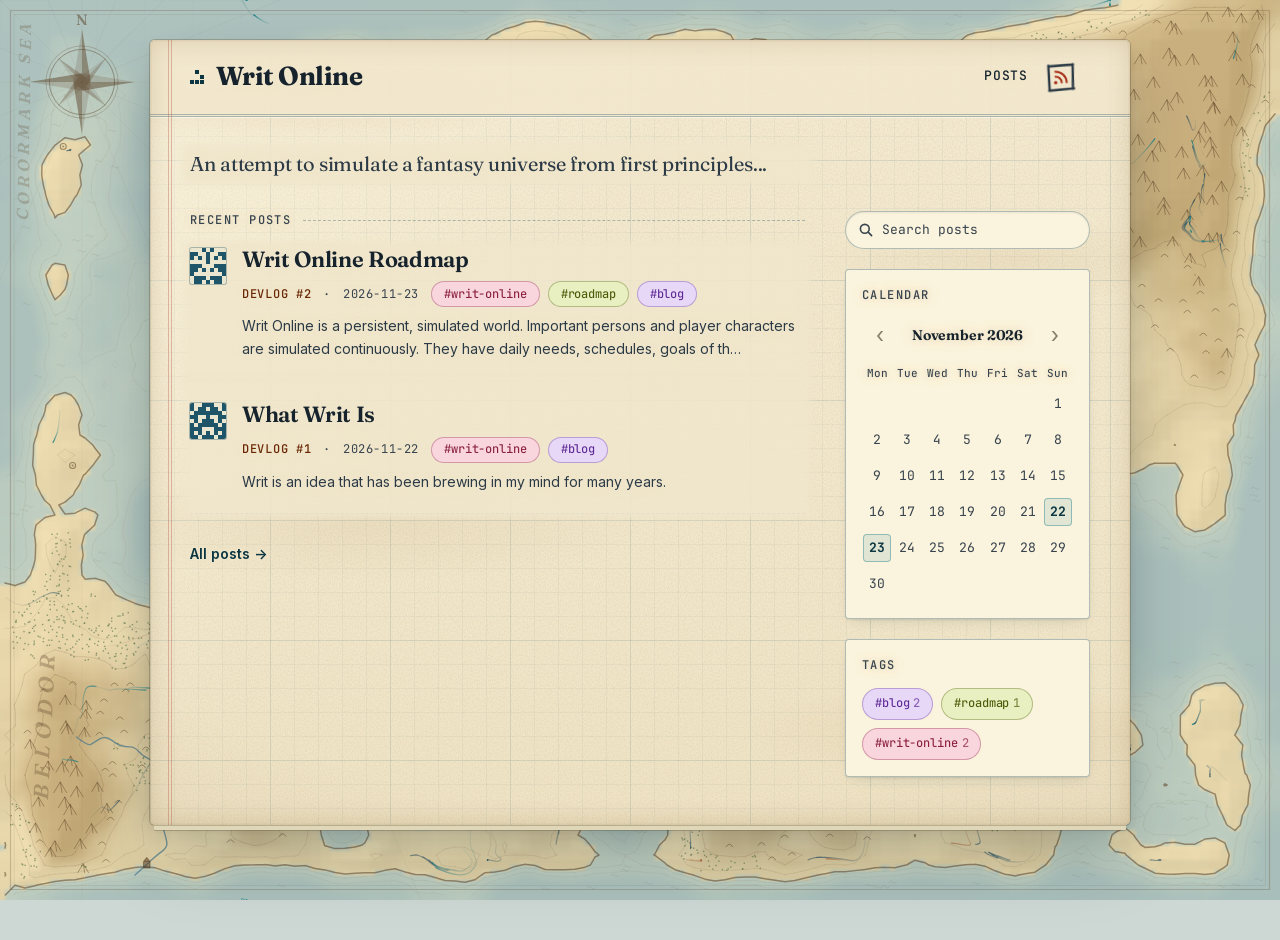
<file: index.html>
<!doctype html>
<html lang="en" data-style="fieldnotes" data-entry-label="Devlog">
<head>
<meta charset="utf-8">
<meta name="viewport" content="width=device-width, initial-scale=1">
<meta http-equiv="Content-Security-Policy" content="default-src &#39;none&#39;; script-src &#39;self&#39; &#39;sha256-ggIJW1unnQEscRcKVDzPXkm2mkOD2B84FoMv1J+qIm8=&#39;; style-src &#39;self&#39; &#39;unsafe-inline&#39;; img-src &#39;self&#39; data: blob: https://cdn.sornaensis.com; media-src &#39;self&#39; https://cdn.sornaensis.com; font-src &#39;self&#39; data:; connect-src &#39;self&#39;; base-uri &#39;none&#39;; form-action &#39;none&#39;">
<meta name="color-scheme" content="light dark">
<title>Writ Online</title>
<link rel="icon" type="image/svg+xml" href="./favicon.svg?v=8591798611">
<link rel="alternate" type="application/rss+xml" title="Writ Online" href="./feed.xml">
<link rel="stylesheet" href="./assets/blog.css?v=1d816f7396">
<script src="./assets/blog.js?v=7e8bf0ae59" defer></script>
</head>
<body data-page="index" data-root="./">
<div class="sheet">
<header class="site-header">
<div class="site-header-inner">
<a class="site-title" href="./">Writ Online</a>
<nav class="site-nav" aria-label="Site"><a class="tab" href="./posts.html">Posts</a><a class="feed-link" href="./feed.xml" type="application/rss+xml" aria-label="RSS feed" title="RSS feed"><svg class="feed-icon" viewBox="0 0 16 16" width="16" height="16" fill="currentColor" aria-hidden="true" focusable="false"><circle cx="2.5" cy="13.5" r="1.7"/><path d="M2.5 7.5a6 6 0 0 1 6 6M2.5 2.5a11 11 0 0 1 11 11" fill="none" stroke="currentColor" stroke-width="2" stroke-linecap="round"/></svg></a></nav>
</div>
</header>
<main class="page index-page">
<section class="blurb" aria-label="About"><p>An attempt to simulate a fantasy universe from first principles...</p></section>
<div class="index-grid">
<section class="index-posts" aria-labelledby="recent-title">
<h2 id="recent-title" class="section-title">Recent posts</h2>
<ul id="post-list" class="post-list">
<li class="post-item" data-path="posts/writ-online-roadmap.html"><svg class="sigil" viewBox="0 0 9 9" width="36" height="36" aria-hidden="true" focusable="false"><path d="M3 0h1v1h-1zM5 0h1v1h-1zM0 1h2v1h-2zM4 1h1v1h-1zM7 1h2v1h-2zM0 2h1v1h-1zM2 2h1v1h-1zM4 2h1v1h-1zM6 2h1v1h-1zM8 2h1v1h-1zM4 3h1v1h-1zM0 4h3v1h-3zM6 4h3v1h-3zM0 5h2v1h-2zM3 5h1v1h-1zM5 5h1v1h-1zM7 5h2v1h-2zM0 6h1v1h-1zM8 6h1v1h-1zM1 7h3v1h-3zM5 7h3v1h-3zM1 8h2v1h-2zM4 8h1v1h-1zM6 8h2v1h-2z"/></svg><a class="post-link" href="./posts/writ-online-roadmap.html">Writ Online Roadmap</a><div class="post-meta"><span class="entry-no">Devlog #2</span> · <time datetime="2026-11-23">2026-11-23</time> <span class="post-tags"><a class="tag-chip" data-hue="11" href="./posts.html#tag=writ-online">#writ-online</a> <a class="tag-chip" data-hue="3" href="./posts.html#tag=roadmap">#roadmap</a> <a class="tag-chip" data-hue="9" href="./posts.html#tag=blog">#blog</a></span></div><p class="post-summary">Writ Online is a persistent, simulated world. Important persons and player characters are simulated continuously. They have daily needs, schedules, goals of th…</p></li>
<li class="post-item" data-path="posts/what-writ-is.html"><svg class="sigil" viewBox="0 0 9 9" width="36" height="36" aria-hidden="true" focusable="false"><path d="M0 0h1v1h-1zM3 0h3v1h-3zM8 0h1v1h-1zM0 1h1v1h-1zM2 1h2v1h-2zM5 1h2v1h-2zM8 1h1v1h-1zM1 2h7v1h-7zM0 3h2v1h-2zM4 3h1v1h-1zM7 3h2v1h-2zM1 4h1v1h-1zM3 4h3v1h-3zM7 4h1v1h-1zM0 5h1v1h-1zM2 5h5v1h-5zM8 5h1v1h-1zM0 6h3v1h-3zM6 6h3v1h-3zM0 7h1v1h-1zM2 7h1v1h-1zM4 7h1v1h-1zM6 7h1v1h-1zM8 7h1v1h-1zM0 8h2v1h-2zM3 8h3v1h-3zM7 8h2v1h-2z"/></svg><a class="post-link" href="./posts/what-writ-is.html">What Writ Is</a><div class="post-meta"><span class="entry-no">Devlog #1</span> · <time datetime="2026-11-22">2026-11-22</time> <span class="post-tags"><a class="tag-chip" data-hue="11" href="./posts.html#tag=writ-online">#writ-online</a> <a class="tag-chip" data-hue="9" href="./posts.html#tag=blog">#blog</a></span></div><p class="post-summary">Writ is an idea that has been brewing in my mind for many years.</p></li>
</ul>
<p class="all-posts"><a href="./posts.html">All posts &rarr;</a></p>
</section>
<aside id="browse" class="index-side" aria-label="Browse posts" hidden>
<section class="side-block" aria-label="Calendar">
<h2 class="side-title">Calendar</h2>
<div id="calendar" class="calendar"></div>
</section>
<section class="side-block" aria-label="Tags">
<h2 class="side-title">Tags</h2>
<div id="tag-cloud" class="tag-cloud"></div>
</section>
</aside>
</div>
</main>
</div>
</body>
</html>
</file>
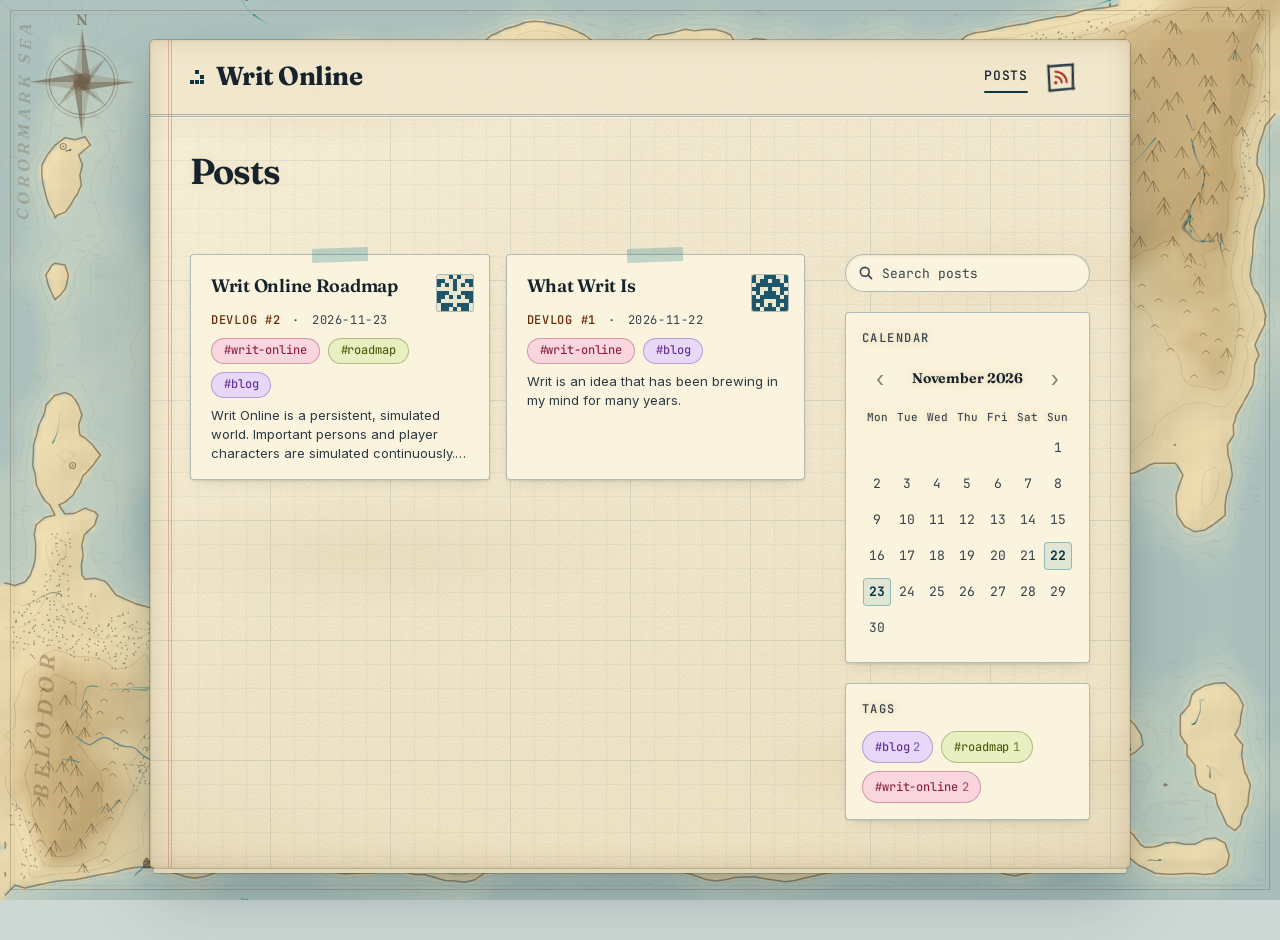
<file: posts.html>
<!doctype html>
<html lang="en" data-style="fieldnotes" data-entry-label="Devlog">
<head>
<meta charset="utf-8">
<meta name="viewport" content="width=device-width, initial-scale=1">
<meta http-equiv="Content-Security-Policy" content="default-src &#39;none&#39;; script-src &#39;self&#39; &#39;sha256-ggIJW1unnQEscRcKVDzPXkm2mkOD2B84FoMv1J+qIm8=&#39;; style-src &#39;self&#39; &#39;unsafe-inline&#39;; img-src &#39;self&#39; data: blob: https://cdn.sornaensis.com; media-src &#39;self&#39; https://cdn.sornaensis.com; font-src &#39;self&#39; data:; connect-src &#39;self&#39;; base-uri &#39;none&#39;; form-action &#39;none&#39;">
<meta name="color-scheme" content="light dark">
<title>Posts · Writ Online</title>
<link rel="icon" type="image/svg+xml" href="./favicon.svg?v=8591798611">
<link rel="alternate" type="application/rss+xml" title="Writ Online" href="./feed.xml">
<link rel="stylesheet" href="./assets/blog.css?v=1d816f7396">
<script src="./assets/blog.js?v=7e8bf0ae59" defer></script>
</head>
<body data-page="posts" data-root="./">
<div class="sheet">
<header class="site-header">
<div class="site-header-inner">
<a class="site-title" href="./">Writ Online</a>
<nav class="site-nav" aria-label="Site"><a class="tab" href="./posts.html" aria-current="page">Posts</a><a class="feed-link" href="./feed.xml" type="application/rss+xml" aria-label="RSS feed" title="RSS feed"><svg class="feed-icon" viewBox="0 0 16 16" width="16" height="16" fill="currentColor" aria-hidden="true" focusable="false"><circle cx="2.5" cy="13.5" r="1.7"/><path d="M2.5 7.5a6 6 0 0 1 6 6M2.5 2.5a11 11 0 0 1 11 11" fill="none" stroke="currentColor" stroke-width="2" stroke-linecap="round"/></svg></a></nav>
</div>
</header>
<main class="page posts-page">
<h1 class="page-title">Posts</h1>
<div class="search-row">
<button type="button" id="filter-clear" class="filter-clear" hidden>Clear filters</button>
</div>
<p id="filter-status" class="filter-status" role="status"></p>
<div class="index-grid">
<section class="index-posts" aria-label="All posts">
<ul id="post-list" class="post-list">
<li class="post-item" data-path="posts/writ-online-roadmap.html"><svg class="sigil" viewBox="0 0 9 9" width="36" height="36" aria-hidden="true" focusable="false"><path d="M3 0h1v1h-1zM5 0h1v1h-1zM0 1h2v1h-2zM4 1h1v1h-1zM7 1h2v1h-2zM0 2h1v1h-1zM2 2h1v1h-1zM4 2h1v1h-1zM6 2h1v1h-1zM8 2h1v1h-1zM4 3h1v1h-1zM0 4h3v1h-3zM6 4h3v1h-3zM0 5h2v1h-2zM3 5h1v1h-1zM5 5h1v1h-1zM7 5h2v1h-2zM0 6h1v1h-1zM8 6h1v1h-1zM1 7h3v1h-3zM5 7h3v1h-3zM1 8h2v1h-2zM4 8h1v1h-1zM6 8h2v1h-2z"/></svg><a class="post-link" href="./posts/writ-online-roadmap.html">Writ Online Roadmap</a><div class="post-meta"><span class="entry-no">Devlog #2</span> · <time datetime="2026-11-23">2026-11-23</time> <span class="post-tags"><a class="tag-chip" data-hue="11" href="./posts.html#tag=writ-online">#writ-online</a> <a class="tag-chip" data-hue="3" href="./posts.html#tag=roadmap">#roadmap</a> <a class="tag-chip" data-hue="9" href="./posts.html#tag=blog">#blog</a></span></div><p class="post-summary">Writ Online is a persistent, simulated world. Important persons and player characters are simulated continuously. They have daily needs, schedules, goals of th…</p></li>
<li class="post-item" data-path="posts/what-writ-is.html"><svg class="sigil" viewBox="0 0 9 9" width="36" height="36" aria-hidden="true" focusable="false"><path d="M0 0h1v1h-1zM3 0h3v1h-3zM8 0h1v1h-1zM0 1h1v1h-1zM2 1h2v1h-2zM5 1h2v1h-2zM8 1h1v1h-1zM1 2h7v1h-7zM0 3h2v1h-2zM4 3h1v1h-1zM7 3h2v1h-2zM1 4h1v1h-1zM3 4h3v1h-3zM7 4h1v1h-1zM0 5h1v1h-1zM2 5h5v1h-5zM8 5h1v1h-1zM0 6h3v1h-3zM6 6h3v1h-3zM0 7h1v1h-1zM2 7h1v1h-1zM4 7h1v1h-1zM6 7h1v1h-1zM8 7h1v1h-1zM0 8h2v1h-2zM3 8h3v1h-3zM7 8h2v1h-2z"/></svg><a class="post-link" href="./posts/what-writ-is.html">What Writ Is</a><div class="post-meta"><span class="entry-no">Devlog #1</span> · <time datetime="2026-11-22">2026-11-22</time> <span class="post-tags"><a class="tag-chip" data-hue="11" href="./posts.html#tag=writ-online">#writ-online</a> <a class="tag-chip" data-hue="9" href="./posts.html#tag=blog">#blog</a></span></div><p class="post-summary">Writ is an idea that has been brewing in my mind for many years.</p></li>
</ul>
<ul id="post-cards" class="post-cards" hidden></ul>
<div id="post-sentinel" class="post-sentinel" aria-hidden="true"></div>
<p id="list-empty" class="list-empty" hidden>No posts match.</p>
</section>
<aside id="browse" class="index-side" aria-label="Browse posts" hidden>
<section class="side-block" aria-label="Calendar">
<h2 class="side-title">Calendar</h2>
<div id="calendar" class="calendar"></div>
</section>
<section class="side-block" aria-label="Tags">
<h2 class="side-title">Tags</h2>
<div id="tag-cloud" class="tag-cloud"></div>
</section>
</aside>
</div>
</main>
</div>
</body>
</html>
</file>
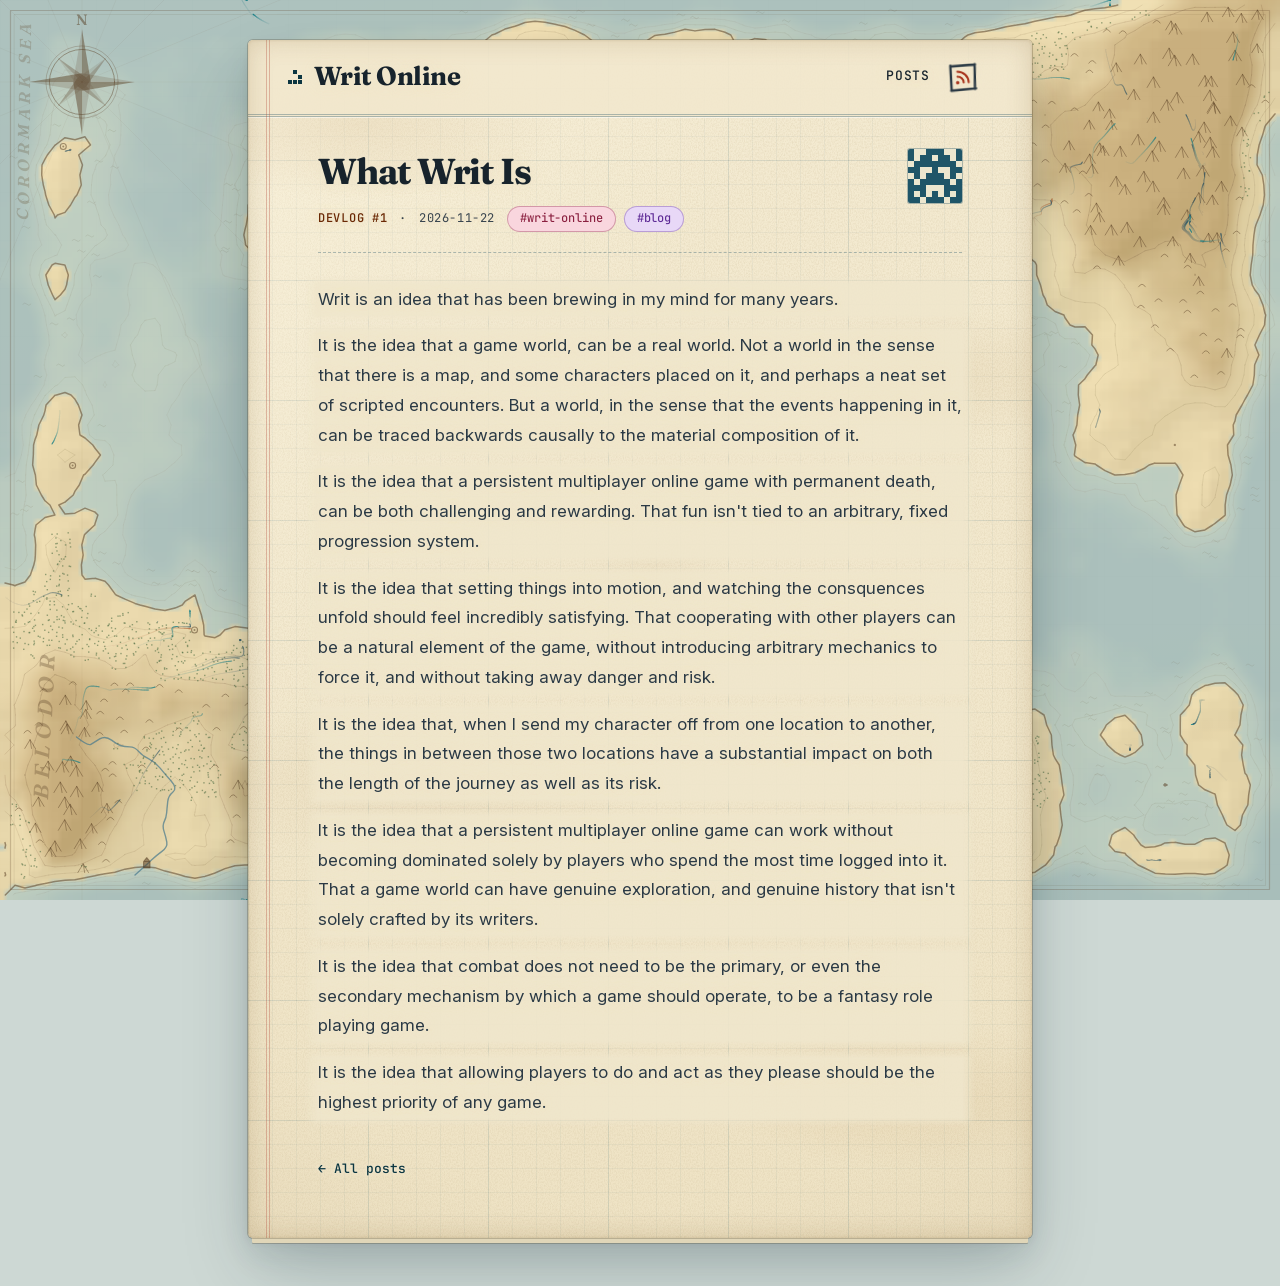
<file: posts/what-writ-is.html>
<!doctype html>
<html lang="en" data-style="fieldnotes" data-entry-label="Devlog">
<head>
<meta charset="utf-8">
<meta name="viewport" content="width=device-width, initial-scale=1">
<meta http-equiv="Content-Security-Policy" content="default-src &#39;none&#39;; script-src &#39;self&#39; &#39;sha256-ggIJW1unnQEscRcKVDzPXkm2mkOD2B84FoMv1J+qIm8=&#39;; style-src &#39;self&#39; &#39;unsafe-inline&#39;; img-src &#39;self&#39; data: blob: https://cdn.sornaensis.com; media-src &#39;self&#39; https://cdn.sornaensis.com; font-src &#39;self&#39; data:; connect-src &#39;self&#39;; base-uri &#39;none&#39;; form-action &#39;none&#39;">
<meta name="color-scheme" content="light dark">
<title>What Writ Is · Writ Online</title>
<link rel="icon" type="image/svg+xml" href="../favicon.svg?v=8591798611">
<link rel="alternate" type="application/rss+xml" title="Writ Online" href="../feed.xml">
<link rel="stylesheet" href="../assets/blog.css?v=1d816f7396">
<script src="../assets/blog.js?v=7e8bf0ae59" defer></script>
</head>
<body data-page="post" data-root="../">
<div class="sheet">
<header class="site-header">
<div class="site-header-inner">
<a class="site-title" href="../">Writ Online</a>
<nav class="site-nav" aria-label="Site"><a class="tab" href="../posts.html">Posts</a><a class="feed-link" href="../feed.xml" type="application/rss+xml" aria-label="RSS feed" title="RSS feed"><svg class="feed-icon" viewBox="0 0 16 16" width="16" height="16" fill="currentColor" aria-hidden="true" focusable="false"><circle cx="2.5" cy="13.5" r="1.7"/><path d="M2.5 7.5a6 6 0 0 1 6 6M2.5 2.5a11 11 0 0 1 11 11" fill="none" stroke="currentColor" stroke-width="2" stroke-linecap="round"/></svg></a></nav>
</div>
</header>
<main class="page post-page">
<article class="post">
<header class="post-head">
<svg class="sigil" viewBox="0 0 9 9" width="36" height="36" aria-hidden="true" focusable="false"><path d="M0 0h1v1h-1zM3 0h3v1h-3zM8 0h1v1h-1zM0 1h1v1h-1zM2 1h2v1h-2zM5 1h2v1h-2zM8 1h1v1h-1zM1 2h7v1h-7zM0 3h2v1h-2zM4 3h1v1h-1zM7 3h2v1h-2zM1 4h1v1h-1zM3 4h3v1h-3zM7 4h1v1h-1zM0 5h1v1h-1zM2 5h5v1h-5zM8 5h1v1h-1zM0 6h3v1h-3zM6 6h3v1h-3zM0 7h1v1h-1zM2 7h1v1h-1zM4 7h1v1h-1zM6 7h1v1h-1zM8 7h1v1h-1zM0 8h2v1h-2zM3 8h3v1h-3zM7 8h2v1h-2z"/></svg><h1 class="post-title">What Writ Is</h1>
<p class="post-meta"><span class="entry-no">Devlog #1</span> · <time datetime="2026-11-22">2026-11-22</time> <span class="post-tags"><a class="tag-chip" data-hue="11" href="../posts.html#tag=writ-online">#writ-online</a> <a class="tag-chip" data-hue="9" href="../posts.html#tag=blog">#blog</a></span></p>
</header>
<div class="markdown post-body">
<p>Writ is an idea that has been brewing in my mind for many years.</p>
<p>It is the idea that a game world, can be a real world. Not a world in the sense that there is a map, and some characters placed on it, and perhaps a neat set of scripted encounters. But a world, in the sense that the events happening in it, can be traced backwards causally to the material composition of it.</p>
<p>It is the idea that a persistent multiplayer online game with permanent death, can be both challenging and rewarding. That fun isn't tied to an arbitrary, fixed progression system.</p>
<p>It is the idea that setting things into motion, and watching the consquences unfold should feel incredibly satisfying. That cooperating with other players can be a natural element of the game, without introducing arbitrary mechanics to force it, and without taking away danger and risk.</p>
<p>It is the idea that, when I send my character off from one location to another, the things in between those two locations have a substantial impact on both the length of the journey as well as its risk.</p>
<p>It is the idea that a persistent multiplayer online game can work without becoming dominated solely by players who spend the most time logged into it. That a game world can have genuine exploration, and genuine history that isn't solely crafted by its writers.</p>
<p>It is the idea that combat does not need to be the primary, or even the secondary mechanism by which a game should operate, to be a fantasy role playing game.</p>
<p>It is the idea that allowing players to do and act as they please should be the highest priority of any game.</p>

</div>

</article>
<nav class="post-back" aria-label="Posts"><a href="../posts.html">&larr; All posts</a></nav>
</main>
</div>
</body>
</html>
</file>
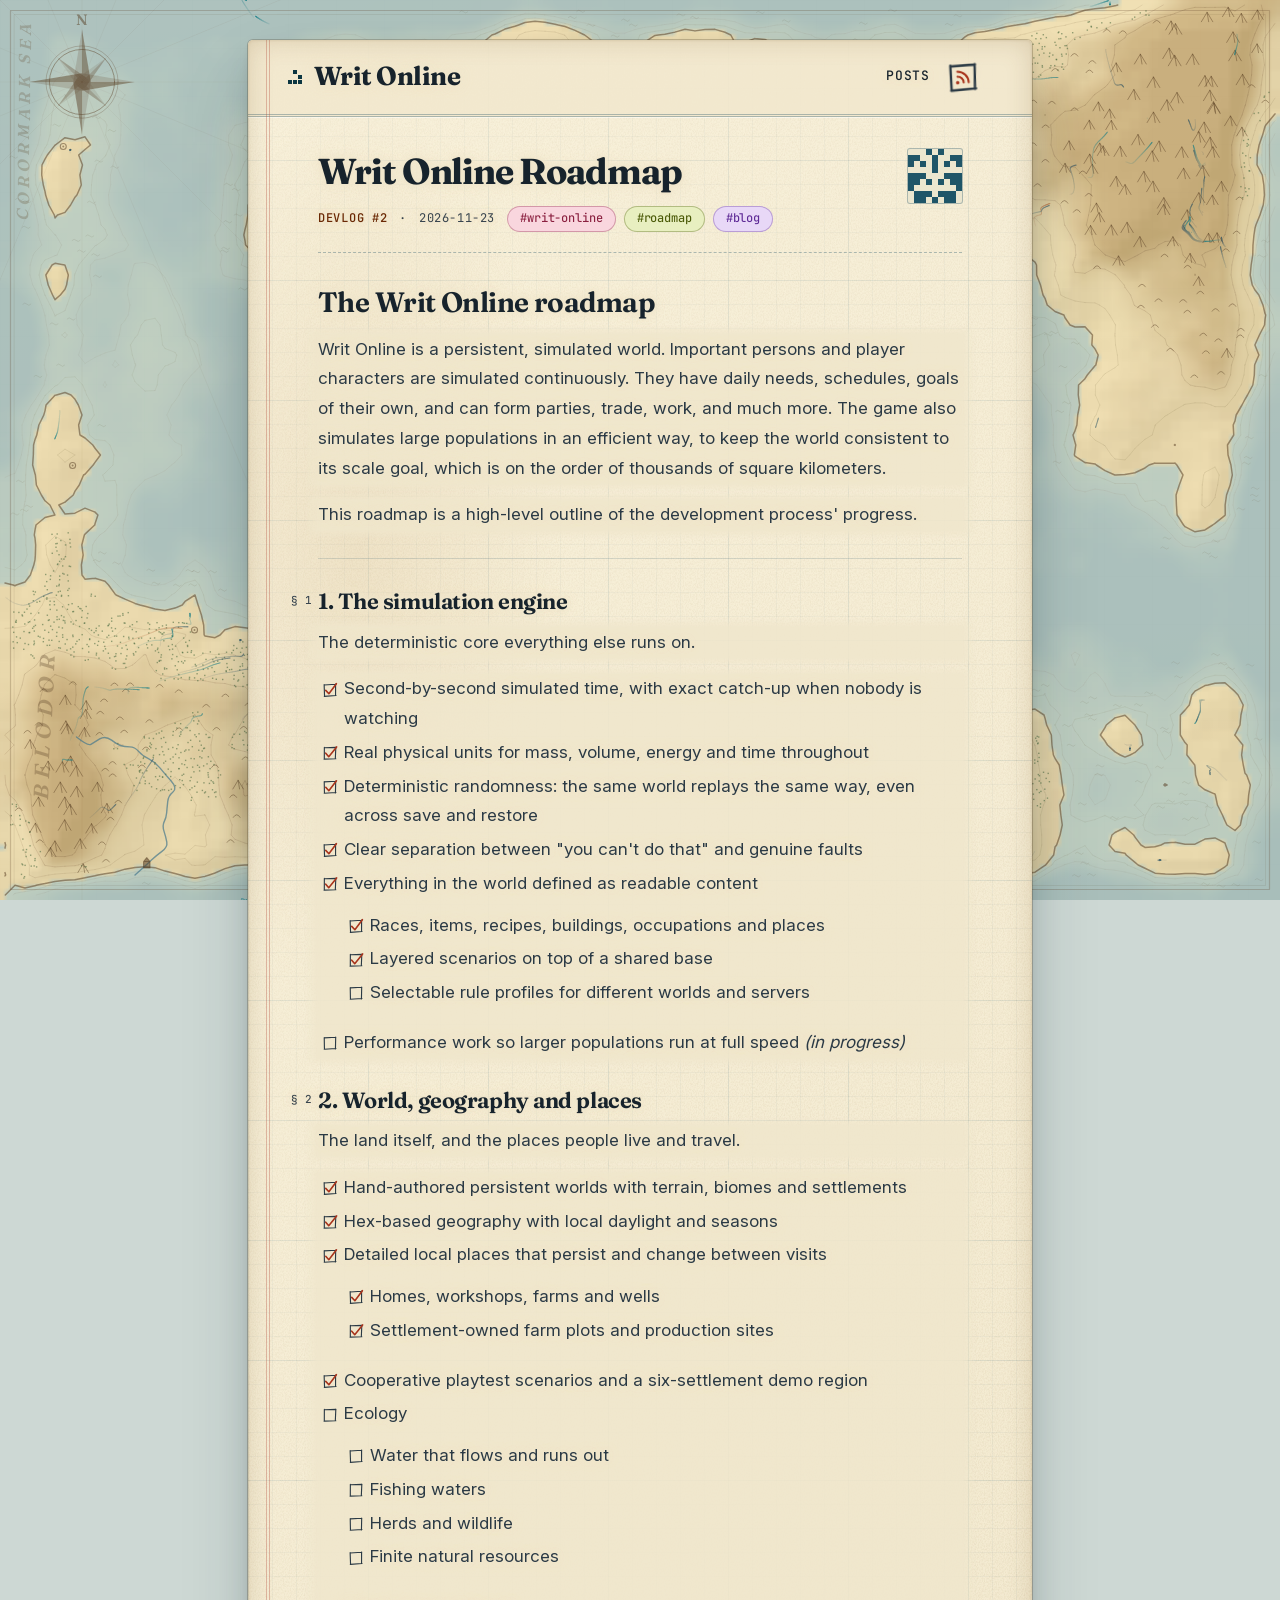
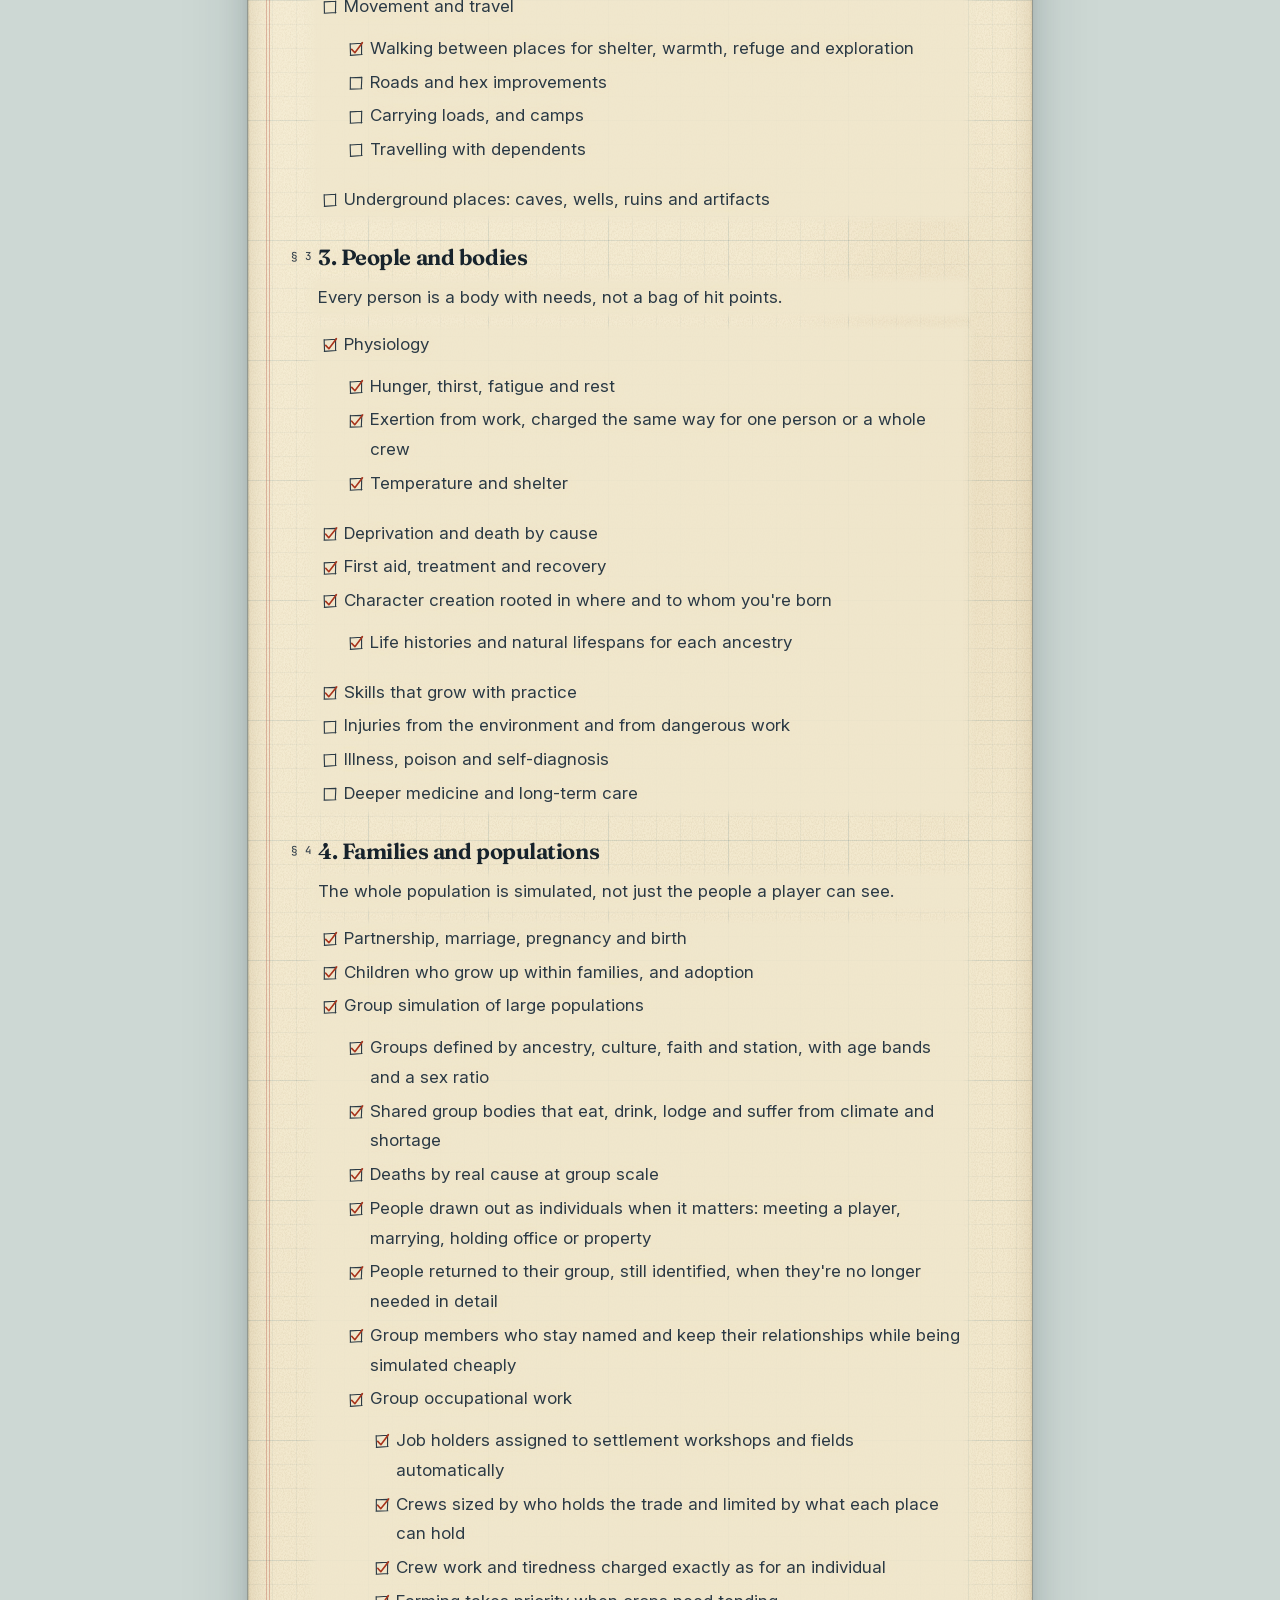
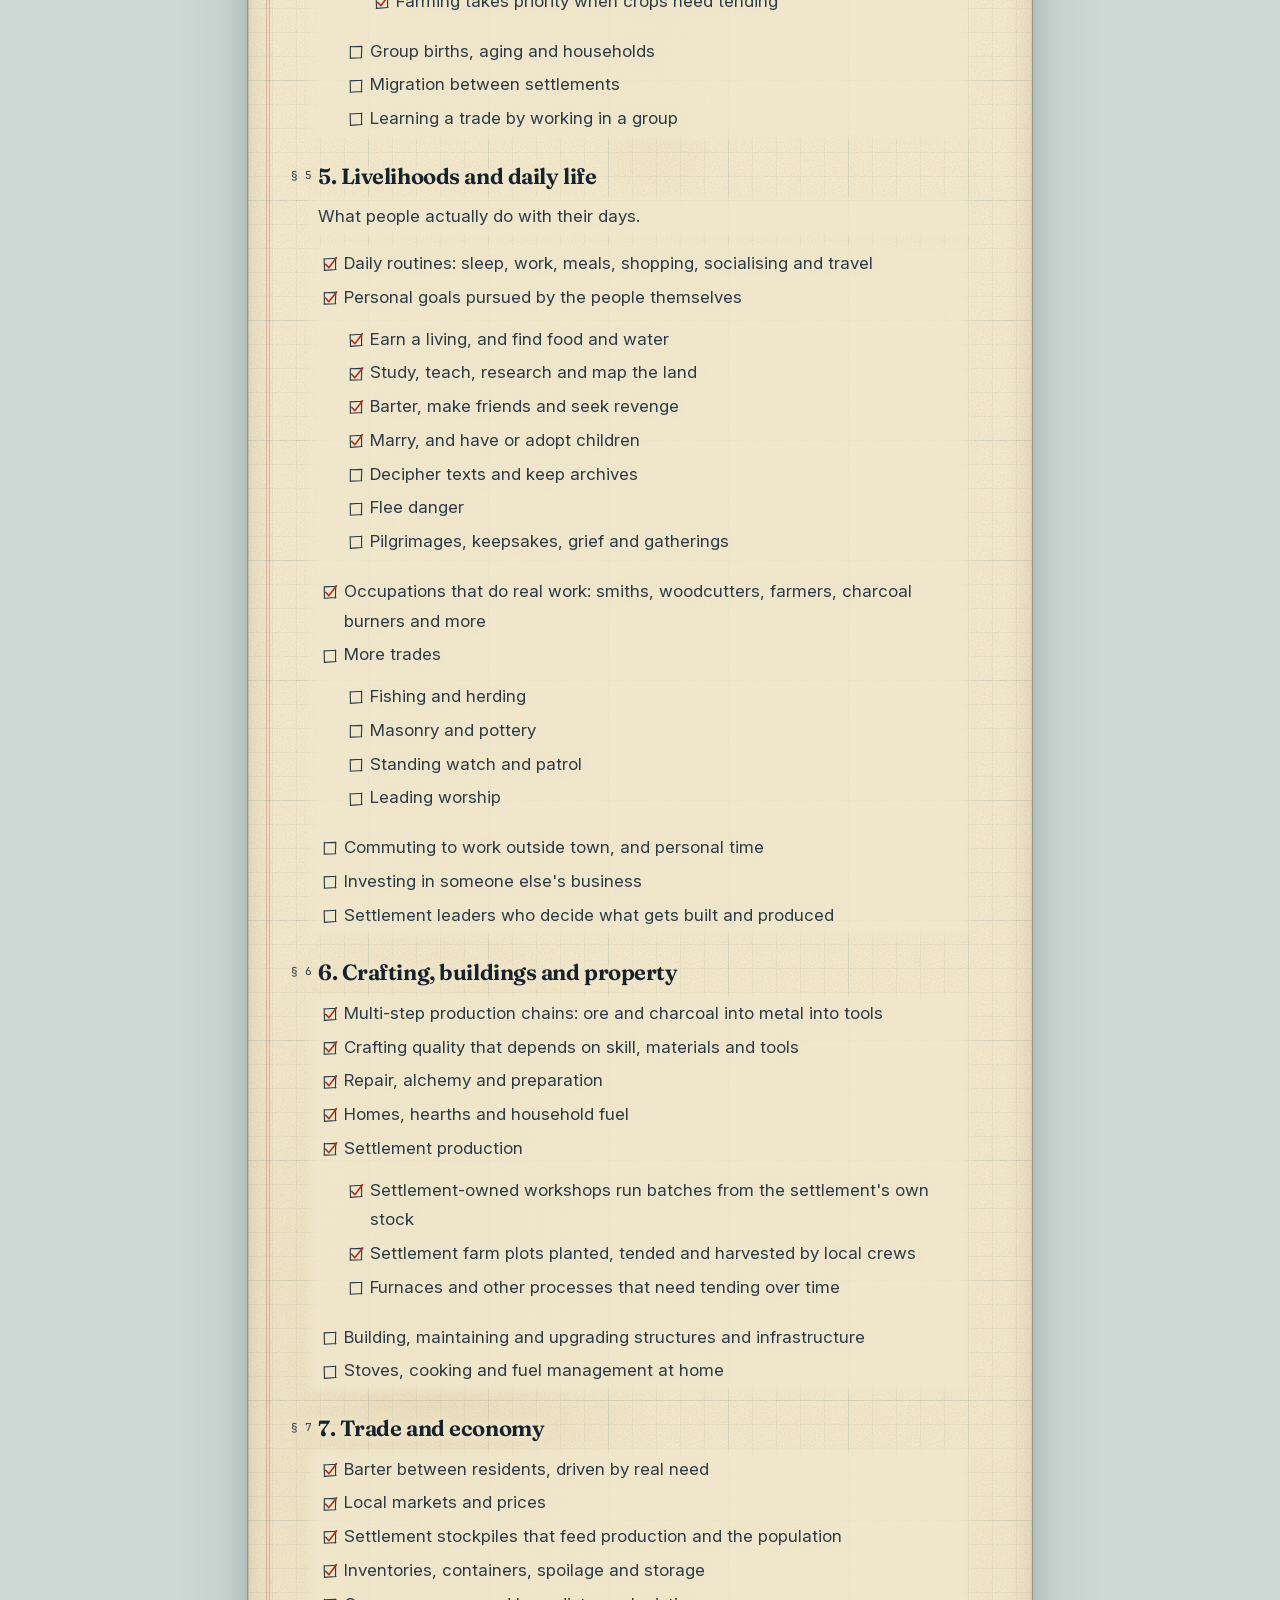
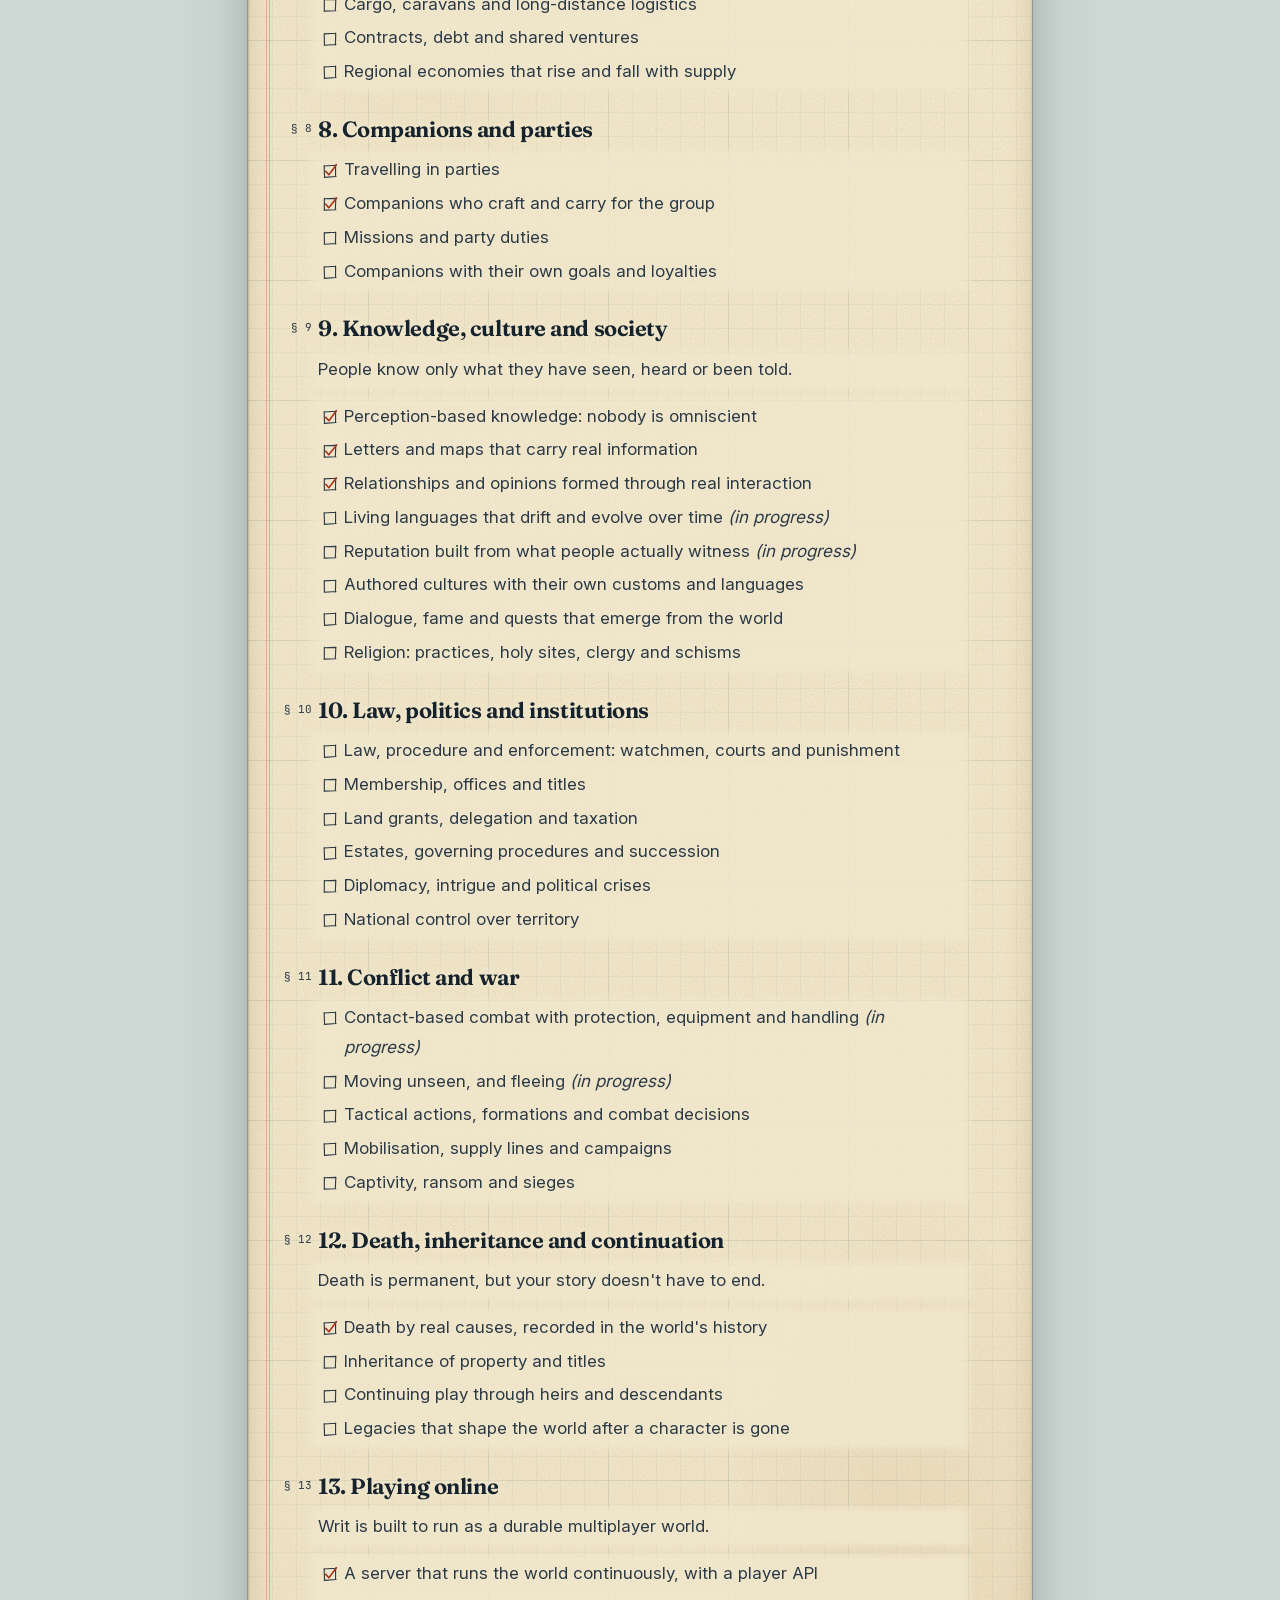
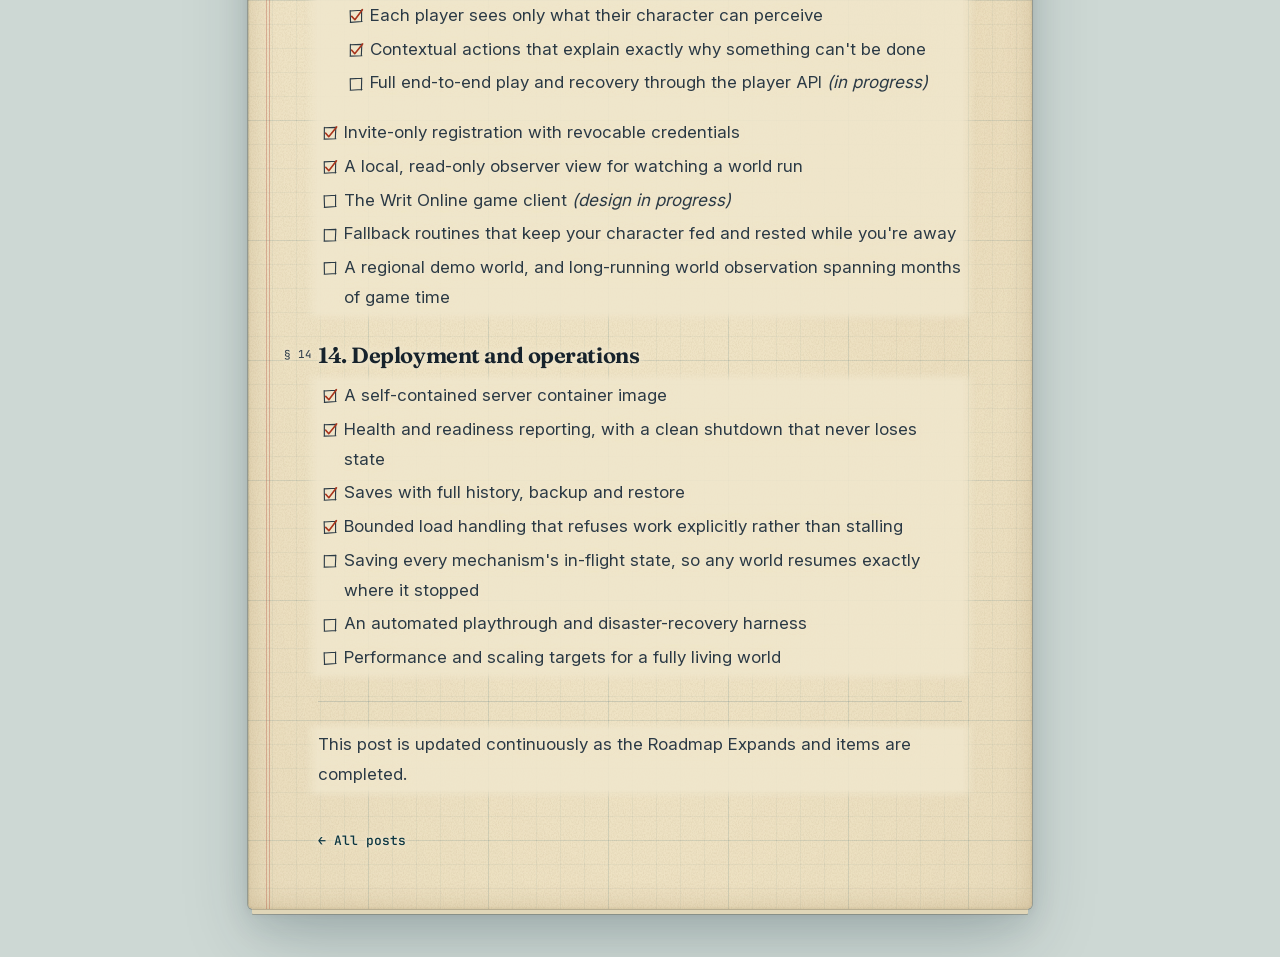
<file: posts/writ-online-roadmap.html>
<!doctype html>
<html lang="en" data-style="fieldnotes" data-entry-label="Devlog">
<head>
<meta charset="utf-8">
<meta name="viewport" content="width=device-width, initial-scale=1">
<meta http-equiv="Content-Security-Policy" content="default-src &#39;none&#39;; script-src &#39;self&#39; &#39;sha256-ggIJW1unnQEscRcKVDzPXkm2mkOD2B84FoMv1J+qIm8=&#39;; style-src &#39;self&#39; &#39;unsafe-inline&#39;; img-src &#39;self&#39; data: blob: https://cdn.sornaensis.com; media-src &#39;self&#39; https://cdn.sornaensis.com; font-src &#39;self&#39; data:; connect-src &#39;self&#39;; base-uri &#39;none&#39;; form-action &#39;none&#39;">
<meta name="color-scheme" content="light dark">
<title>Writ Online Roadmap · Writ Online</title>
<link rel="icon" type="image/svg+xml" href="../favicon.svg?v=8591798611">
<link rel="alternate" type="application/rss+xml" title="Writ Online" href="../feed.xml">
<link rel="stylesheet" href="../assets/blog.css?v=1d816f7396">
<script src="../assets/blog.js?v=7e8bf0ae59" defer></script>
</head>
<body data-page="post" data-root="../">
<div class="sheet">
<header class="site-header">
<div class="site-header-inner">
<a class="site-title" href="../">Writ Online</a>
<nav class="site-nav" aria-label="Site"><a class="tab" href="../posts.html">Posts</a><a class="feed-link" href="../feed.xml" type="application/rss+xml" aria-label="RSS feed" title="RSS feed"><svg class="feed-icon" viewBox="0 0 16 16" width="16" height="16" fill="currentColor" aria-hidden="true" focusable="false"><circle cx="2.5" cy="13.5" r="1.7"/><path d="M2.5 7.5a6 6 0 0 1 6 6M2.5 2.5a11 11 0 0 1 11 11" fill="none" stroke="currentColor" stroke-width="2" stroke-linecap="round"/></svg></a></nav>
</div>
</header>
<main class="page post-page">
<article class="post">
<header class="post-head">
<svg class="sigil" viewBox="0 0 9 9" width="36" height="36" aria-hidden="true" focusable="false"><path d="M3 0h1v1h-1zM5 0h1v1h-1zM0 1h2v1h-2zM4 1h1v1h-1zM7 1h2v1h-2zM0 2h1v1h-1zM2 2h1v1h-1zM4 2h1v1h-1zM6 2h1v1h-1zM8 2h1v1h-1zM4 3h1v1h-1zM0 4h3v1h-3zM6 4h3v1h-3zM0 5h2v1h-2zM3 5h1v1h-1zM5 5h1v1h-1zM7 5h2v1h-2zM0 6h1v1h-1zM8 6h1v1h-1zM1 7h3v1h-3zM5 7h3v1h-3zM1 8h2v1h-2zM4 8h1v1h-1zM6 8h2v1h-2z"/></svg><h1 class="post-title">Writ Online Roadmap</h1>
<p class="post-meta"><span class="entry-no">Devlog #2</span> · <time datetime="2026-11-23">2026-11-23</time> <span class="post-tags"><a class="tag-chip" data-hue="11" href="../posts.html#tag=writ-online">#writ-online</a> <a class="tag-chip" data-hue="3" href="../posts.html#tag=roadmap">#roadmap</a> <a class="tag-chip" data-hue="9" href="../posts.html#tag=blog">#blog</a></span></p>
</header>
<div class="markdown post-body">
<h1 id="h-the-writ-online-roadmap">The Writ Online roadmap</h1>
<p>Writ Online is a persistent, simulated world. Important persons and player characters are simulated continuously. They have daily needs, schedules, goals of their own, and can form parties, trade, work, and much more. The game also simulates large populations in an efficient way, to keep the world consistent to its scale goal, which is on the order of thousands of square kilometers.</p>
<p>This roadmap is a high-level outline of the development process' progress.</p>
<hr />
<h2 id="h-1-the-simulation-engine">1. The simulation engine</h2>
<p>The deterministic core everything else runs on.</p>
<ul>
<li class="task-list-item"><input class="task-list-item-checkbox" type="checkbox" disabled checked/>Second-by-second simulated time, with exact catch-up when nobody is watching</li>
<li class="task-list-item"><input class="task-list-item-checkbox" type="checkbox" disabled checked/>Real physical units for mass, volume, energy and time throughout</li>
<li class="task-list-item"><input class="task-list-item-checkbox" type="checkbox" disabled checked/>Deterministic randomness: the same world replays the same way, even across save and restore</li>
<li class="task-list-item"><input class="task-list-item-checkbox" type="checkbox" disabled checked/>Clear separation between &quot;you can't do that&quot; and genuine faults</li>
<li class="task-list-item"><input class="task-list-item-checkbox" type="checkbox" disabled checked/>Everything in the world defined as readable content<ul>
<li class="task-list-item"><input class="task-list-item-checkbox" type="checkbox" disabled checked/>Races, items, recipes, buildings, occupations and places</li>
<li class="task-list-item"><input class="task-list-item-checkbox" type="checkbox" disabled checked/>Layered scenarios on top of a shared base</li>
<li class="task-list-item"><input class="task-list-item-checkbox" type="checkbox" disabled/>Selectable rule profiles for different worlds and servers</li>
</ul>
</li>
<li class="task-list-item"><input class="task-list-item-checkbox" type="checkbox" disabled/>Performance work so larger populations run at full speed <em>(in progress)</em></li>
</ul>
<h2 id="h-2-world-geography-and-places">2. World, geography and places</h2>
<p>The land itself, and the places people live and travel.</p>
<ul>
<li class="task-list-item"><input class="task-list-item-checkbox" type="checkbox" disabled checked/>Hand-authored persistent worlds with terrain, biomes and settlements</li>
<li class="task-list-item"><input class="task-list-item-checkbox" type="checkbox" disabled checked/>Hex-based geography with local daylight and seasons</li>
<li class="task-list-item"><input class="task-list-item-checkbox" type="checkbox" disabled checked/>Detailed local places that persist and change between visits<ul>
<li class="task-list-item"><input class="task-list-item-checkbox" type="checkbox" disabled checked/>Homes, workshops, farms and wells</li>
<li class="task-list-item"><input class="task-list-item-checkbox" type="checkbox" disabled checked/>Settlement-owned farm plots and production sites</li>
</ul>
</li>
<li class="task-list-item"><input class="task-list-item-checkbox" type="checkbox" disabled checked/>Cooperative playtest scenarios and a six-settlement demo region</li>
<li class="task-list-item"><input class="task-list-item-checkbox" type="checkbox" disabled/>Ecology<ul>
<li class="task-list-item"><input class="task-list-item-checkbox" type="checkbox" disabled/>Water that flows and runs out</li>
<li class="task-list-item"><input class="task-list-item-checkbox" type="checkbox" disabled/>Fishing waters</li>
<li class="task-list-item"><input class="task-list-item-checkbox" type="checkbox" disabled/>Herds and wildlife</li>
<li class="task-list-item"><input class="task-list-item-checkbox" type="checkbox" disabled/>Finite natural resources</li>
</ul>
</li>
<li class="task-list-item"><input class="task-list-item-checkbox" type="checkbox" disabled/>Movement and travel<ul>
<li class="task-list-item"><input class="task-list-item-checkbox" type="checkbox" disabled checked/>Walking between places for shelter, warmth, refuge and exploration</li>
<li class="task-list-item"><input class="task-list-item-checkbox" type="checkbox" disabled/>Roads and hex improvements</li>
<li class="task-list-item"><input class="task-list-item-checkbox" type="checkbox" disabled/>Carrying loads, and camps</li>
<li class="task-list-item"><input class="task-list-item-checkbox" type="checkbox" disabled/>Travelling with dependents</li>
</ul>
</li>
<li class="task-list-item"><input class="task-list-item-checkbox" type="checkbox" disabled/>Underground places: caves, wells, ruins and artifacts</li>
</ul>
<h2 id="h-3-people-and-bodies">3. People and bodies</h2>
<p>Every person is a body with needs, not a bag of hit points.</p>
<ul>
<li class="task-list-item"><input class="task-list-item-checkbox" type="checkbox" disabled checked/>Physiology<ul>
<li class="task-list-item"><input class="task-list-item-checkbox" type="checkbox" disabled checked/>Hunger, thirst, fatigue and rest</li>
<li class="task-list-item"><input class="task-list-item-checkbox" type="checkbox" disabled checked/>Exertion from work, charged the same way for one person or a whole crew</li>
<li class="task-list-item"><input class="task-list-item-checkbox" type="checkbox" disabled checked/>Temperature and shelter</li>
</ul>
</li>
<li class="task-list-item"><input class="task-list-item-checkbox" type="checkbox" disabled checked/>Deprivation and death by cause</li>
<li class="task-list-item"><input class="task-list-item-checkbox" type="checkbox" disabled checked/>First aid, treatment and recovery</li>
<li class="task-list-item"><input class="task-list-item-checkbox" type="checkbox" disabled checked/>Character creation rooted in where and to whom you're born<ul>
<li class="task-list-item"><input class="task-list-item-checkbox" type="checkbox" disabled checked/>Life histories and natural lifespans for each ancestry</li>
</ul>
</li>
<li class="task-list-item"><input class="task-list-item-checkbox" type="checkbox" disabled checked/>Skills that grow with practice</li>
<li class="task-list-item"><input class="task-list-item-checkbox" type="checkbox" disabled/>Injuries from the environment and from dangerous work</li>
<li class="task-list-item"><input class="task-list-item-checkbox" type="checkbox" disabled/>Illness, poison and self-diagnosis</li>
<li class="task-list-item"><input class="task-list-item-checkbox" type="checkbox" disabled/>Deeper medicine and long-term care</li>
</ul>
<h2 id="h-4-families-and-populations">4. Families and populations</h2>
<p>The whole population is simulated, not just the people a player can see.</p>
<ul>
<li class="task-list-item"><input class="task-list-item-checkbox" type="checkbox" disabled checked/>Partnership, marriage, pregnancy and birth</li>
<li class="task-list-item"><input class="task-list-item-checkbox" type="checkbox" disabled checked/>Children who grow up within families, and adoption</li>
<li class="task-list-item"><input class="task-list-item-checkbox" type="checkbox" disabled checked/>Group simulation of large populations<ul>
<li class="task-list-item"><input class="task-list-item-checkbox" type="checkbox" disabled checked/>Groups defined by ancestry, culture, faith and station, with age bands and a sex ratio</li>
<li class="task-list-item"><input class="task-list-item-checkbox" type="checkbox" disabled checked/>Shared group bodies that eat, drink, lodge and suffer from climate and shortage</li>
<li class="task-list-item"><input class="task-list-item-checkbox" type="checkbox" disabled checked/>Deaths by real cause at group scale</li>
<li class="task-list-item"><input class="task-list-item-checkbox" type="checkbox" disabled checked/>People drawn out as individuals when it matters: meeting a player, marrying, holding office or property</li>
<li class="task-list-item"><input class="task-list-item-checkbox" type="checkbox" disabled checked/>People returned to their group, still identified, when they're no longer needed in detail</li>
<li class="task-list-item"><input class="task-list-item-checkbox" type="checkbox" disabled checked/>Group members who stay named and keep their relationships while being simulated cheaply</li>
<li class="task-list-item"><input class="task-list-item-checkbox" type="checkbox" disabled checked/>Group occupational work<ul>
<li class="task-list-item"><input class="task-list-item-checkbox" type="checkbox" disabled checked/>Job holders assigned to settlement workshops and fields automatically</li>
<li class="task-list-item"><input class="task-list-item-checkbox" type="checkbox" disabled checked/>Crews sized by who holds the trade and limited by what each place can hold</li>
<li class="task-list-item"><input class="task-list-item-checkbox" type="checkbox" disabled checked/>Crew work and tiredness charged exactly as for an individual</li>
<li class="task-list-item"><input class="task-list-item-checkbox" type="checkbox" disabled checked/>Farming takes priority when crops need tending</li>
</ul>
</li>
<li class="task-list-item"><input class="task-list-item-checkbox" type="checkbox" disabled/>Group births, aging and households</li>
<li class="task-list-item"><input class="task-list-item-checkbox" type="checkbox" disabled/>Migration between settlements</li>
<li class="task-list-item"><input class="task-list-item-checkbox" type="checkbox" disabled/>Learning a trade by working in a group</li>
</ul>
</li>
</ul>
<h2 id="h-5-livelihoods-and-daily-life">5. Livelihoods and daily life</h2>
<p>What people actually do with their days.</p>
<ul>
<li class="task-list-item"><input class="task-list-item-checkbox" type="checkbox" disabled checked/>Daily routines: sleep, work, meals, shopping, socialising and travel</li>
<li class="task-list-item"><input class="task-list-item-checkbox" type="checkbox" disabled checked/>Personal goals pursued by the people themselves<ul>
<li class="task-list-item"><input class="task-list-item-checkbox" type="checkbox" disabled checked/>Earn a living, and find food and water</li>
<li class="task-list-item"><input class="task-list-item-checkbox" type="checkbox" disabled checked/>Study, teach, research and map the land</li>
<li class="task-list-item"><input class="task-list-item-checkbox" type="checkbox" disabled checked/>Barter, make friends and seek revenge</li>
<li class="task-list-item"><input class="task-list-item-checkbox" type="checkbox" disabled checked/>Marry, and have or adopt children</li>
<li class="task-list-item"><input class="task-list-item-checkbox" type="checkbox" disabled/>Decipher texts and keep archives</li>
<li class="task-list-item"><input class="task-list-item-checkbox" type="checkbox" disabled/>Flee danger</li>
<li class="task-list-item"><input class="task-list-item-checkbox" type="checkbox" disabled/>Pilgrimages, keepsakes, grief and gatherings</li>
</ul>
</li>
<li class="task-list-item"><input class="task-list-item-checkbox" type="checkbox" disabled checked/>Occupations that do real work: smiths, woodcutters, farmers, charcoal burners and more</li>
<li class="task-list-item"><input class="task-list-item-checkbox" type="checkbox" disabled/>More trades<ul>
<li class="task-list-item"><input class="task-list-item-checkbox" type="checkbox" disabled/>Fishing and herding</li>
<li class="task-list-item"><input class="task-list-item-checkbox" type="checkbox" disabled/>Masonry and pottery</li>
<li class="task-list-item"><input class="task-list-item-checkbox" type="checkbox" disabled/>Standing watch and patrol</li>
<li class="task-list-item"><input class="task-list-item-checkbox" type="checkbox" disabled/>Leading worship</li>
</ul>
</li>
<li class="task-list-item"><input class="task-list-item-checkbox" type="checkbox" disabled/>Commuting to work outside town, and personal time</li>
<li class="task-list-item"><input class="task-list-item-checkbox" type="checkbox" disabled/>Investing in someone else's business</li>
<li class="task-list-item"><input class="task-list-item-checkbox" type="checkbox" disabled/>Settlement leaders who decide what gets built and produced</li>
</ul>
<h2 id="h-6-crafting-buildings-and-property">6. Crafting, buildings and property</h2>
<ul>
<li class="task-list-item"><input class="task-list-item-checkbox" type="checkbox" disabled checked/>Multi-step production chains: ore and charcoal into metal into tools</li>
<li class="task-list-item"><input class="task-list-item-checkbox" type="checkbox" disabled checked/>Crafting quality that depends on skill, materials and tools</li>
<li class="task-list-item"><input class="task-list-item-checkbox" type="checkbox" disabled checked/>Repair, alchemy and preparation</li>
<li class="task-list-item"><input class="task-list-item-checkbox" type="checkbox" disabled checked/>Homes, hearths and household fuel</li>
<li class="task-list-item"><input class="task-list-item-checkbox" type="checkbox" disabled checked/>Settlement production<ul>
<li class="task-list-item"><input class="task-list-item-checkbox" type="checkbox" disabled checked/>Settlement-owned workshops run batches from the settlement's own stock</li>
<li class="task-list-item"><input class="task-list-item-checkbox" type="checkbox" disabled checked/>Settlement farm plots planted, tended and harvested by local crews</li>
<li class="task-list-item"><input class="task-list-item-checkbox" type="checkbox" disabled/>Furnaces and other processes that need tending over time</li>
</ul>
</li>
<li class="task-list-item"><input class="task-list-item-checkbox" type="checkbox" disabled/>Building, maintaining and upgrading structures and infrastructure</li>
<li class="task-list-item"><input class="task-list-item-checkbox" type="checkbox" disabled/>Stoves, cooking and fuel management at home</li>
</ul>
<h2 id="h-7-trade-and-economy">7. Trade and economy</h2>
<ul>
<li class="task-list-item"><input class="task-list-item-checkbox" type="checkbox" disabled checked/>Barter between residents, driven by real need</li>
<li class="task-list-item"><input class="task-list-item-checkbox" type="checkbox" disabled checked/>Local markets and prices</li>
<li class="task-list-item"><input class="task-list-item-checkbox" type="checkbox" disabled checked/>Settlement stockpiles that feed production and the population</li>
<li class="task-list-item"><input class="task-list-item-checkbox" type="checkbox" disabled checked/>Inventories, containers, spoilage and storage</li>
<li class="task-list-item"><input class="task-list-item-checkbox" type="checkbox" disabled/>Cargo, caravans and long-distance logistics</li>
<li class="task-list-item"><input class="task-list-item-checkbox" type="checkbox" disabled/>Contracts, debt and shared ventures</li>
<li class="task-list-item"><input class="task-list-item-checkbox" type="checkbox" disabled/>Regional economies that rise and fall with supply</li>
</ul>
<h2 id="h-8-companions-and-parties">8. Companions and parties</h2>
<ul>
<li class="task-list-item"><input class="task-list-item-checkbox" type="checkbox" disabled checked/>Travelling in parties</li>
<li class="task-list-item"><input class="task-list-item-checkbox" type="checkbox" disabled checked/>Companions who craft and carry for the group</li>
<li class="task-list-item"><input class="task-list-item-checkbox" type="checkbox" disabled/>Missions and party duties</li>
<li class="task-list-item"><input class="task-list-item-checkbox" type="checkbox" disabled/>Companions with their own goals and loyalties</li>
</ul>
<h2 id="h-9-knowledge-culture-and-society">9. Knowledge, culture and society</h2>
<p>People know only what they have seen, heard or been told.</p>
<ul>
<li class="task-list-item"><input class="task-list-item-checkbox" type="checkbox" disabled checked/>Perception-based knowledge: nobody is omniscient</li>
<li class="task-list-item"><input class="task-list-item-checkbox" type="checkbox" disabled checked/>Letters and maps that carry real information</li>
<li class="task-list-item"><input class="task-list-item-checkbox" type="checkbox" disabled checked/>Relationships and opinions formed through real interaction</li>
<li class="task-list-item"><input class="task-list-item-checkbox" type="checkbox" disabled/>Living languages that drift and evolve over time <em>(in progress)</em></li>
<li class="task-list-item"><input class="task-list-item-checkbox" type="checkbox" disabled/>Reputation built from what people actually witness <em>(in progress)</em></li>
<li class="task-list-item"><input class="task-list-item-checkbox" type="checkbox" disabled/>Authored cultures with their own customs and languages</li>
<li class="task-list-item"><input class="task-list-item-checkbox" type="checkbox" disabled/>Dialogue, fame and quests that emerge from the world</li>
<li class="task-list-item"><input class="task-list-item-checkbox" type="checkbox" disabled/>Religion: practices, holy sites, clergy and schisms</li>
</ul>
<h2 id="h-10-law-politics-and-institutions">10. Law, politics and institutions</h2>
<ul>
<li class="task-list-item"><input class="task-list-item-checkbox" type="checkbox" disabled/>Law, procedure and enforcement: watchmen, courts and punishment</li>
<li class="task-list-item"><input class="task-list-item-checkbox" type="checkbox" disabled/>Membership, offices and titles</li>
<li class="task-list-item"><input class="task-list-item-checkbox" type="checkbox" disabled/>Land grants, delegation and taxation</li>
<li class="task-list-item"><input class="task-list-item-checkbox" type="checkbox" disabled/>Estates, governing procedures and succession</li>
<li class="task-list-item"><input class="task-list-item-checkbox" type="checkbox" disabled/>Diplomacy, intrigue and political crises</li>
<li class="task-list-item"><input class="task-list-item-checkbox" type="checkbox" disabled/>National control over territory</li>
</ul>
<h2 id="h-11-conflict-and-war">11. Conflict and war</h2>
<ul>
<li class="task-list-item"><input class="task-list-item-checkbox" type="checkbox" disabled/>Contact-based combat with protection, equipment and handling <em>(in progress)</em></li>
<li class="task-list-item"><input class="task-list-item-checkbox" type="checkbox" disabled/>Moving unseen, and fleeing <em>(in progress)</em></li>
<li class="task-list-item"><input class="task-list-item-checkbox" type="checkbox" disabled/>Tactical actions, formations and combat decisions</li>
<li class="task-list-item"><input class="task-list-item-checkbox" type="checkbox" disabled/>Mobilisation, supply lines and campaigns</li>
<li class="task-list-item"><input class="task-list-item-checkbox" type="checkbox" disabled/>Captivity, ransom and sieges</li>
</ul>
<h2 id="h-12-death-inheritance-and-continuation">12. Death, inheritance and continuation</h2>
<p>Death is permanent, but your story doesn't have to end.</p>
<ul>
<li class="task-list-item"><input class="task-list-item-checkbox" type="checkbox" disabled checked/>Death by real causes, recorded in the world's history</li>
<li class="task-list-item"><input class="task-list-item-checkbox" type="checkbox" disabled/>Inheritance of property and titles</li>
<li class="task-list-item"><input class="task-list-item-checkbox" type="checkbox" disabled/>Continuing play through heirs and descendants</li>
<li class="task-list-item"><input class="task-list-item-checkbox" type="checkbox" disabled/>Legacies that shape the world after a character is gone</li>
</ul>
<h2 id="h-13-playing-online">13. Playing online</h2>
<p>Writ is built to run as a durable multiplayer world.</p>
<ul>
<li class="task-list-item"><input class="task-list-item-checkbox" type="checkbox" disabled checked/>A server that runs the world continuously, with a player API<ul>
<li class="task-list-item"><input class="task-list-item-checkbox" type="checkbox" disabled checked/>Each player sees only what their character can perceive</li>
<li class="task-list-item"><input class="task-list-item-checkbox" type="checkbox" disabled checked/>Contextual actions that explain exactly why something can't be done</li>
<li class="task-list-item"><input class="task-list-item-checkbox" type="checkbox" disabled/>Full end-to-end play and recovery through the player API <em>(in progress)</em></li>
</ul>
</li>
<li class="task-list-item"><input class="task-list-item-checkbox" type="checkbox" disabled checked/>Invite-only registration with revocable credentials</li>
<li class="task-list-item"><input class="task-list-item-checkbox" type="checkbox" disabled checked/>A local, read-only observer view for watching a world run</li>
<li class="task-list-item"><input class="task-list-item-checkbox" type="checkbox" disabled/>The Writ Online game client <em>(design in progress)</em></li>
<li class="task-list-item"><input class="task-list-item-checkbox" type="checkbox" disabled/>Fallback routines that keep your character fed and rested while you're away</li>
<li class="task-list-item"><input class="task-list-item-checkbox" type="checkbox" disabled/>A regional demo world, and long-running world observation spanning months of game time</li>
</ul>
<h2 id="h-14-deployment-and-operations">14. Deployment and operations</h2>
<ul>
<li class="task-list-item"><input class="task-list-item-checkbox" type="checkbox" disabled checked/>A self-contained server container image</li>
<li class="task-list-item"><input class="task-list-item-checkbox" type="checkbox" disabled checked/>Health and readiness reporting, with a clean shutdown that never loses state</li>
<li class="task-list-item"><input class="task-list-item-checkbox" type="checkbox" disabled checked/>Saves with full history, backup and restore</li>
<li class="task-list-item"><input class="task-list-item-checkbox" type="checkbox" disabled checked/>Bounded load handling that refuses work explicitly rather than stalling</li>
<li class="task-list-item"><input class="task-list-item-checkbox" type="checkbox" disabled/>Saving every mechanism's in-flight state, so any world resumes exactly where it stopped</li>
<li class="task-list-item"><input class="task-list-item-checkbox" type="checkbox" disabled/>An automated playthrough and disaster-recovery harness</li>
<li class="task-list-item"><input class="task-list-item-checkbox" type="checkbox" disabled/>Performance and scaling targets for a fully living world</li>
</ul>
<hr />
<p>This post is updated continuously as the Roadmap Expands and items are completed.</p>

</div>

</article>
<nav class="post-back" aria-label="Posts"><a href="../posts.html">&larr; All posts</a></nav>
</main>
</div>
</body>
</html>
</file>
<file: assets/blog.css>
:root{color-scheme:light;--surface-app: #f7f7f8;--surface: #ffffff;--surface-raised: #ffffff;--surface-sunken: #fafafb;--surface-nav: #f3f3f5;--surface-hover: #e9eaee;--surface-hover-paper: #f3f4f6;--surface-selected: #e9effe;--border: #e5e6ea;--border-strong: #d1d3da;--border-focus: #2f5bea;--text: #16181d;--text-2: #3b3f48;--text-3: #5d6270;--text-faint: #8b909c;--accent: #2f5bea;--accent-hover: #2349c8;--accent-text: #2a52d6;--accent-soft: #eaf0fe;--accent-soft-hover: #dbe5fd;--accent-line: #b9cbfa;--on-accent: #ffffff;--success: #1f7a4a;--success-soft: #e7f5ec;--warning: #8f5d00;--warning-soft: #fdf5e3;--warning-line: #f0dcae;--danger: #c2372b;--danger-soft: #fdecea;--danger-line: #f6cbc6;--label-sage: #3f9a62;--label-blue: #3a7bd5;--label-amber: #c4880f;--label-rose: #d0577a;--label-lavender: #7a62d8;--scrim: rgb(14 15 17 / .4);--toast-bg: #16181d;--toast-text: #f4f5f7;--toast-danger-bg: #b3342a;--shadow-1: 0 1px 2px rgb(16 18 24 / .05);--shadow-2: 0 4px 14px rgb(16 18 24 / .07);--shadow-3: 0 16px 48px rgb(16 18 24 / .12);--shadow-modal: 0 24px 80px rgb(16 18 24 / .22);--font-sans: Inter, ui-sans-serif, system-ui, -apple-system, BlinkMacSystemFont, "Segoe UI", Roboto, sans-serif;--font-display: var(--font-sans);--font-mono: ui-monospace, SFMono-Regular, "Cascadia Mono", Consolas, "Liberation Mono", monospace;--text-2xs: 11px;--text-xs: 12px;--text-sm: 13px;--text-base: 14px;--text-read: 16px;--text-lg: 18px;--text-xl: 22px;--text-2xl: 28px;--text-3xl: 36px;--text-display: 52px;--leading-tight: 1.25;--leading-snug: 1.45;--leading-body: 1.6;--leading-read: 1.75;--tracking-label: .08em;--space-1: 4px;--space-2: 8px;--space-3: 12px;--space-4: 16px;--space-5: 20px;--space-6: 24px;--space-8: 32px;--space-10: 40px;--space-12: 48px;--radius-sm: 4px;--radius-md: 6px;--radius-lg: 8px;--radius-xl: 12px;--radius-pill: 999px;--ease: cubic-bezier(.2, .7, .2, 1);--dur-fast: .12s;--dur: .2s;--bg: var(--surface-app);--paper: var(--surface);--sidebar: var(--surface-nav);--ink: var(--text);--muted: var(--text-3);--line: var(--border);--line-dark: var(--border-strong);--green: var(--accent);--green-hover: var(--accent-hover);--green-soft: var(--accent-soft);--sage: var(--label-sage);--red: var(--danger);--red-soft: var(--danger-soft);--shadow: var(--shadow-3);--font: var(--font-sans);font-family:var(--font-sans);font-size:var(--text-base);line-height:var(--leading-body);color:var(--text);background:var(--surface-app)}@media(prefers-color-scheme:dark){:root:not([data-theme=light]){color-scheme:dark;--surface-app: #0e0f11;--surface: #16171a;--surface-raised: #1d1f23;--surface-sunken: #121315;--surface-nav: #121315;--surface-hover: #1f2125;--surface-hover-paper: #1d1f23;--surface-selected: #1b2340;--border: #26282d;--border-strong: #353840;--border-focus: #6b8cff;--text: #ececf0;--text-2: #c4c7cf;--text-3: #9a9fab;--text-faint: #6c717c;--accent: #6b8cff;--accent-hover: #85a0ff;--accent-text: #8ea8ff;--accent-soft: #1a2242;--accent-soft-hover: #222c55;--accent-line: #34427a;--on-accent: #0b1020;--success: #5fcf8e;--success-soft: #13261b;--warning: #f0b84a;--warning-soft: #2a2312;--warning-line: #4a3b17;--danger: #ff7b6e;--danger-soft: #331a18;--danger-line: #5a2b26;--label-sage: #6cc28c;--label-blue: #6fa6ef;--label-amber: #e3ad48;--label-rose: #ee8aa6;--label-lavender: #a596f2;--scrim: rgb(0 0 0 / .6);--toast-bg: #ececf0;--toast-text: #16181d;--toast-danger-bg: #f6c4bd;--shadow-1: 0 1px 2px rgb(0 0 0 / .4);--shadow-2: 0 4px 16px rgb(0 0 0 / .4);--shadow-3: 0 18px 60px rgb(0 0 0 / .5);--shadow-modal: 0 28px 100px rgb(0 0 0 / .6) }}:root[data-theme=dark]{color-scheme:dark;--surface-app: #0e0f11;--surface: #16171a;--surface-raised: #1d1f23;--surface-sunken: #121315;--surface-nav: #121315;--surface-hover: #1f2125;--surface-hover-paper: #1d1f23;--surface-selected: #1b2340;--border: #26282d;--border-strong: #353840;--border-focus: #6b8cff;--text: #ececf0;--text-2: #c4c7cf;--text-3: #9a9fab;--text-faint: #6c717c;--accent: #6b8cff;--accent-hover: #85a0ff;--accent-text: #8ea8ff;--accent-soft: #1a2242;--accent-soft-hover: #222c55;--accent-line: #34427a;--on-accent: #0b1020;--success: #5fcf8e;--success-soft: #13261b;--warning: #f0b84a;--warning-soft: #2a2312;--warning-line: #4a3b17;--danger: #ff7b6e;--danger-soft: #331a18;--danger-line: #5a2b26;--label-sage: #6cc28c;--label-blue: #6fa6ef;--label-amber: #e3ad48;--label-rose: #ee8aa6;--label-lavender: #a596f2;--scrim: rgb(0 0 0 / .6);--toast-bg: #ececf0;--toast-text: #16181d;--toast-danger-bg: #f6c4bd;--shadow-1: 0 1px 2px rgb(0 0 0 / .4);--shadow-2: 0 4px 16px rgb(0 0 0 / .4);--shadow-3: 0 18px 60px rgb(0 0 0 / .5);--shadow-modal: 0 28px 100px rgb(0 0 0 / .6) }.markdown{font-size:var(--text-read);line-height:var(--leading-read);color:var(--text-2);overflow-wrap:anywhere}.markdown>:first-child{margin-top:0}.markdown h1,.markdown h2,.markdown h3,.markdown h4{font-weight:600;color:var(--text);line-height:var(--leading-tight);letter-spacing:-.35px}.markdown h1,.markdown h2,.markdown h3{font-family:var(--font-display);letter-spacing:-.02em;font-weight:650}.markdown h1{font-size:var(--text-2xl);margin:30px 0 15px}.markdown h2{font-size:var(--text-xl);margin:29px 0 12px}.markdown h3{font-size:var(--text-lg);margin:24px 0 9px}.markdown p{margin:0 0 17px}.markdown strong{font-weight:600;color:var(--text)}.markdown a{color:var(--accent-text);text-underline-offset:3px}.markdown a.wiki-link{display:inline;padding:1px 5px;border-radius:var(--radius-sm);background:var(--accent-soft);color:var(--accent-text);text-decoration:none;font-size:.95em;box-decoration-break:clone;-webkit-box-decoration-break:clone}.markdown a.wiki-link:hover{background:var(--accent-soft-hover)}.markdown a.wiki-link:before{content:"\2197";font-size:.85em;margin-right:4px;opacity:.7}.markdown a[data-wiki-target]{border-bottom:1px dashed var(--warning-line);background:var(--warning-soft);color:var(--warning)}.markdown ul,.markdown ol{padding-left:23px;margin:12px 0 20px}.markdown li{padding-left:3px;margin:4px 0}.markdown li::marker{color:var(--text-3)}.markdown [id]{scroll-margin-top:16px}.markdown [id]:focus{outline:none}.markdown .toc{margin:0 0 26px;font-size:var(--text-base);line-height:1.4}.markdown .toc .toc-box{margin:0;min-width:0;padding:6px 16px 10px;border:1px solid var(--border-strong);border-radius:var(--radius-md);background:var(--surface-sunken)}.markdown .toc .toc-title{padding:0 6px;margin-left:-2px;font-family:var(--font-sans);font-size:var(--text-xs);font-weight:600;letter-spacing:.08em;text-transform:uppercase;color:var(--text-3)}.markdown .toc ul{margin:0;padding:0;list-style:none}.markdown .toc ul ul{margin-left:6px;padding-left:14px;border-left:1px solid var(--border)}.markdown .toc li{margin:0;padding:0}.markdown .toc a{display:inline-block;padding:5px 2px;text-decoration:none}.markdown .toc a:hover{text-decoration:underline}.markdown a.toc-up{display:inline-block;min-width:1.6em;margin-left:.4em;padding:0 .3em;border-radius:var(--radius-sm);color:var(--text-3);font-family:var(--font-sans);font-size:.7em;font-weight:500;letter-spacing:0;text-align:center;text-decoration:none;vertical-align:.15em}.markdown a.toc-up:hover,.markdown a.toc-up:focus-visible{background:var(--accent-soft);color:var(--accent-text)}@media(pointer:coarse){.markdown .toc a{padding:11px 4px}.markdown a.toc-up{min-width:44px;margin:-12px -6px -12px .2em;padding:12px 6px;font-size:.8em}}.markdown blockquote{margin:22px 0;border-left:3px solid var(--accent-line);padding:13px 19px;background:var(--surface-sunken);border-radius:0 var(--radius-md) var(--radius-md) 0;color:var(--text-2);font-size:var(--text-base)}.markdown blockquote p:last-child{margin-bottom:0}.markdown code{font-family:var(--font-mono);font-size:.85em;padding:2px 5px;background:var(--surface-hover-paper);border-radius:var(--radius-sm);color:var(--text-2)}.markdown pre{background:var(--surface-sunken);border:1px solid var(--border);border-radius:var(--radius-md);padding:16px;overflow-x:auto;line-height:1.7;font-family:var(--font-mono);font-size:var(--text-sm);white-space:pre;overflow-wrap:normal}.markdown pre code{padding:0;background:none;font-size:inherit}.markdown hr{border:0;border-top:1px solid var(--border);margin:28px 0}.markdown table{display:block;max-width:100%;overflow:auto;border-collapse:collapse;font-size:var(--text-xs);margin-bottom:20px}.markdown td,.markdown th{text-align:left;border:1px solid var(--border);padding:8px 12px}.markdown th{background:var(--surface-sunken);font-weight:600}.markdown video{display:block;max-width:100%;height:auto;border-radius:var(--radius-md);background:var(--surface-sunken)}.markdown .embed-card{margin:14px 0}.markdown a.embed-card-link{display:flex;flex-direction:column;justify-content:center;gap:2px;min-height:44px;padding:10px 14px;overflow:hidden;background:var(--surface-sunken);border:1px solid var(--border);border-radius:var(--radius-md);color:var(--text);text-decoration:none}.markdown a.embed-card-link:hover,.markdown a.embed-card-link:focus-visible{border-color:var(--accent-line)}.markdown .embed-card-host{font-weight:600;color:var(--accent-text);overflow-wrap:anywhere}.markdown .embed-card-path{min-width:0;overflow:hidden;color:var(--text-3);font-size:var(--text-sm);text-overflow:ellipsis;white-space:nowrap}.markdown a.embed-link{overflow-wrap:anywhere}.markdown .embed-missing{color:var(--text-3);font-style:italic}.markdown input[type=checkbox]{accent-color:var(--accent)}@media(min-width:1440px){.markdown{font-size:var(--text-read);line-height:var(--leading-read)}}@media(max-width:760px){.markdown{font-size:var(--text-read);line-height:var(--leading-read);color:var(--text-2)}.markdown h2{font-size:var(--text-xl);margin-top:26px}.markdown h3{font-size:var(--text-lg)}.markdown blockquote{font-size:var(--text-base);margin:22px 0;padding:13px 16px}.markdown a.wiki-link{font-size:.95em;white-space:normal}}.markdown{font-size:var(--text-read);color:var(--text-2);line-height:var(--leading-read)}.markdown h1,.markdown h2,.markdown h3,.markdown h4,.markdown strong{color:var(--text)}.markdown h2{font-size:var(--text-xl)}.markdown h3{font-size:var(--text-lg)}.markdown blockquote{font-size:var(--text-base);color:var(--text-2)}.markdown a,.markdown a.wiki-link{color:var(--accent-text)}.markdown a[data-wiki-target]{color:var(--warning)}.markdown code{color:var(--text-2)}.markdown table{font-size:var(--text-sm)}.markdown img{display:block;max-width:100%;height:auto;border-radius:var(--radius-md)}@media(min-width:1440px){.markdown{font-size:var(--text-read)}}@media(max-width:760px){.markdown{font-size:var(--text-read);line-height:var(--leading-read)}.markdown h2{font-size:var(--text-xl)}.markdown h3{font-size:var(--text-lg)}.markdown blockquote{font-size:var(--text-base)}}.nb-bar{display:flex;align-items:center;gap:12px;margin:0 0 16px}.nb-run svg{width:14px;height:14px}.nb-job{font-size:var(--text-xs);color:var(--text-3)}.nb-job-failed{color:var(--danger)}.nb-cell{margin:20px 0 0}.markdown .nb-cell pre{margin:0}.nb-code .hl-comment{color:var(--text-3);font-style:italic}.nb-code .hl-string{color:var(--success)}.nb-code .hl-constant{color:var(--warning)}.nb-code .hl-keyword,.nb-code .hl-storage.hl-modifier{color:var(--accent-text)}.nb-code .hl-storage.hl-type,.nb-code .hl-entity.hl-name.hl-type,.nb-code .hl-support.hl-type{color:var(--label-lavender)}.nb-code .hl-entity.hl-name.hl-function,.nb-code .hl-support.hl-function{color:var(--label-blue)}.nb-code .hl-keyword.hl-operator,.nb-code .hl-punctuation{color:var(--text-2)}.nb-code .hl-invalid{color:var(--danger)}.nb-output{margin:0 0 20px;border:1px solid var(--border);border-top:0;border-radius:0 0 var(--radius-md) var(--radius-md);background:var(--surface);overflow:hidden}.nb-cell+.nb-output{margin-top:-1px}.nb-output-head{display:flex;align-items:center;gap:10px;padding:6px 12px;background:var(--surface-sunken);border-bottom:1px solid var(--border);font-size:var(--text-2xs);color:var(--text-3)}.nb-status{font-weight:550;letter-spacing:var(--tracking-label);text-transform:uppercase;color:var(--success)}.nb-output-error .nb-status,.nb-output-timeout .nb-status{color:var(--danger)}.nb-output-truncated .nb-status,.nb-output-skipped .nb-status{color:var(--warning)}.nb-stale-flag{padding:1px 7px;border:1px solid var(--warning-line);border-radius:var(--radius-pill);background:var(--warning-soft);color:var(--warning)}.nb-time{margin-left:auto}.nb-output-body{padding:10px 12px}.nb-output-body:empty{display:none}.nb-stale .nb-output-body{opacity:.5}.nb-text{margin:0;font-family:var(--font-mono);font-size:var(--text-sm);line-height:1.6;color:var(--text-2);white-space:pre-wrap;overflow-wrap:anywhere}.nb-text+.nb-text,.nb-text+.nb-rich,.nb-rich+.nb-text{margin-top:8px}.markdown .nb-output .nb-text{padding:0;border:0;background:none}.nb-stderr{color:var(--danger)}.nb-unknown{margin:0;font-size:var(--text-xs);color:var(--text-3)}.nb-frame{display:block;width:100%;height:120px;border:0;background:transparent}.nb-bar[hidden]{display:none}@font-face{font-family:Fraunces;font-style:normal;font-weight:300 800;font-display:swap;src:url(fonts/Fraunces-latin.woff2?v=4b4c27f81b) format("woff2")}@font-face{font-family:Inter;font-style:normal;font-weight:100 900;font-display:swap;src:url(fonts/InterVariable-latin.woff2?v=d0c4a8f48d) format("woff2")}@font-face{font-family:JetBrains Mono;font-style:normal;font-weight:100 800;font-display:swap;src:url(fonts/JetBrainsMono-latin.woff2?v=8c6af9fe3e) format("woff2")}:root{background:var(--backdrop-base);--font-sans: "Inter", ui-sans-serif, system-ui, -apple-system, BlinkMacSystemFont, "Segoe UI", Roboto, sans-serif;--text-read: 17px;--backdrop-base: #e6e9f2;--backdrop: radial-gradient(ellipse 80% 78% at 8% -8%, #d6e0ff 0%, transparent 62%), radial-gradient(ellipse 66% 71% at 104% 6%, #ffdce8 0%, transparent 58%), radial-gradient(ellipse 73% 84% at 86% 112%, #d6f0e3 0%, transparent 62%), radial-gradient(ellipse 58% 67% at -6% 96%, #fdeccb 0%, transparent 60%);--sheet-base: linear-gradient(172deg, #fffefb 0%, #fcfaf4 42%, #f7f3e8 100%);--sheet-sheen: linear-gradient(128deg, rgb(255 255 255 / .7) 0%, rgb(255 255 255 / 0) 38%);--sheet-grain: repeating-linear-gradient(0deg, rgb(110 90 40 / .02) 0 1px, transparent 1px 4px), repeating-linear-gradient(90deg, rgb(110 90 40 / .012) 0 1px, transparent 1px 5px);--sheet-vignette: radial-gradient(ellipse 130% 100% at 50% 35%, transparent 58%, rgb(120 96 40 / .1) 100%);--sheet-hi: rgb(255 255 255 / .55);--sheet-under: #f1ede1;--sheet-edge: rgb(80 64 30 / .14);--sheet-shadow: 0 1px 1px rgb(40 30 10 / .06), 0 3px 6px rgb(40 30 10 / .05), 0 12px 24px rgb(35 35 70 / .08), 0 32px 64px -8px rgb(35 35 70 / .16);--bar-sheen: rgb(255 255 255 / .35);--bar-edge: rgb(255 255 255 / .5);--card-bg: rgb(255 255 255 / .6);--card-shadow: 0 1px 2px rgb(60 48 20 / .07), 0 6px 16px -8px rgb(60 48 20 / .16);--card-shadow-hover: 0 2px 4px rgb(60 48 20 / .08), 0 14px 28px -10px rgb(47 91 234 / .28);--media-shadow: 0 1px 2px rgb(40 30 10 / .1), 0 10px 28px -10px rgb(40 30 10 / .32);--icon-search: url("data:image/svg+xml,%3Csvg xmlns='http://www.w3.org/2000/svg' viewBox='0 0 20 20' fill='none' stroke='%238b909c' stroke-width='2' stroke-linecap='round'%3E%3Ccircle cx='8.5' cy='8.5' r='5.5'/%3E%3Cpath d='M13 13l4 4'/%3E%3C/svg%3E");--surface: #fffefc;--surface-sunken: rgb(90 72 30 / .045);--surface-hover-paper: rgb(90 72 30 / .07);--border: rgb(70 56 24 / .14);--border-strong: rgb(70 56 24 / .26)}@media(prefers-color-scheme:dark){:root:not([data-theme=light]){--backdrop-base: #0b0c10;--backdrop: radial-gradient(ellipse 73% 76% at 8% -8%, #25335f 0%, transparent 62%), radial-gradient(ellipse 63% 69% at 104% 8%, #3a2342 0%, transparent 58%), radial-gradient(ellipse 73% 84% at 86% 112%, #123a33 0%, transparent 62%), radial-gradient(ellipse 58% 67% at -6% 96%, #3a2d14 0%, transparent 60%);--sheet-base: linear-gradient(172deg, #232429 0%, #1c1d21 45%, #17181c 100%);--sheet-sheen: linear-gradient(128deg, rgb(255 255 255 / .06) 0%, rgb(255 255 255 / 0) 38%);--sheet-grain: repeating-linear-gradient(0deg, rgb(255 255 255 / .014) 0 1px, transparent 1px 4px), repeating-linear-gradient(90deg, rgb(255 255 255 / .01) 0 1px, transparent 1px 5px);--sheet-vignette: radial-gradient(ellipse 130% 100% at 50% 35%, transparent 55%, rgb(0 0 0 / .32) 100%);--sheet-hi: rgb(255 255 255 / .04);--sheet-under: #141519;--sheet-edge: rgb(255 255 255 / .09);--sheet-shadow: 0 1px 1px rgb(0 0 0 / .4), 0 4px 8px rgb(0 0 0 / .3), 0 16px 32px rgb(0 0 0 / .35), 0 40px 80px -8px rgb(0 0 0 / .55);--bar-sheen: rgb(255 255 255 / .035);--bar-edge: rgb(255 255 255 / .04);--card-bg: rgb(255 255 255 / .035);--card-shadow: 0 1px 2px rgb(0 0 0 / .4), 0 8px 18px -10px rgb(0 0 0 / .6);--card-shadow-hover: 0 2px 4px rgb(0 0 0 / .4), 0 16px 32px -12px rgb(107 140 255 / .35);--media-shadow: 0 1px 2px rgb(0 0 0 / .5), 0 12px 30px -10px rgb(0 0 0 / .7);--icon-search: url("data:image/svg+xml,%3Csvg xmlns='http://www.w3.org/2000/svg' viewBox='0 0 20 20' fill='none' stroke='%236c717c' stroke-width='2' stroke-linecap='round'%3E%3Ccircle cx='8.5' cy='8.5' r='5.5'/%3E%3Cpath d='M13 13l4 4'/%3E%3C/svg%3E");--surface: #212227;--surface-sunken: rgb(0 0 0 / .22);--surface-hover-paper: rgb(255 255 255 / .06);--border: rgb(255 255 255 / .09);--border-strong: rgb(255 255 255 / .18)}}*,*:before,*:after{box-sizing:border-box}html{-webkit-text-size-adjust:100%}[hidden]{display:none!important}body:before{content:"";position:fixed;inset:0;z-index:-1;pointer-events:none;background:var(--backdrop)}body{margin:0;min-height:100vh;background:none;color:var(--text-2);font-family:var(--font-sans);font-size:var(--text-base);line-height:var(--leading-body);font-optical-sizing:auto;text-rendering:optimizeLegibility;-webkit-font-smoothing:antialiased}a{color:var(--accent-text);text-underline-offset:3px}:focus-visible{outline:2px solid var(--border-focus);outline-offset:2px}button{font:inherit;color:inherit}.sheet{max-width:70rem;margin:var(--space-10) auto var(--space-12);border-radius:3px;background:var(--sheet-vignette),var(--sheet-sheen),var(--sheet-grain),var(--sheet-base);box-shadow:0 0 0 1px var(--sheet-edge),inset 0 1px 0 var(--sheet-hi),0 9px 0 -4px var(--sheet-under),0 10px 0 -4px var(--sheet-edge),var(--sheet-shadow)}body[data-page=post] .sheet{max-width:56rem}.site-header{border-bottom:1px solid var(--border);box-shadow:0 1px 0 var(--bar-edge);border-radius:3px 3px 0 0;background:linear-gradient(180deg,var(--bar-sheen),rgb(255 255 255 / 0))}.site-header-inner{display:flex;flex-wrap:wrap;align-items:center;gap:var(--space-2) var(--space-6);padding:var(--space-4) var(--space-10)}:root[data-world-epoch] .site-header-inner{position:relative;padding-bottom:calc(var(--space-4) + 1.5em)}.world-clock{position:absolute;left:var(--space-10);right:var(--space-10);bottom:var(--space-3);margin:0;overflow:hidden;font-size:var(--text-xs);line-height:1.5;color:var(--text-3);text-overflow:ellipsis;white-space:nowrap}.site-title{display:inline-flex;align-items:center;gap:var(--space-3);font-family:var(--font-display);font-size:var(--text-xl);font-weight:700;letter-spacing:-.025em;color:var(--text);text-decoration:none}.site-title:before{content:"";flex:none;width:14px;height:14px;border-radius:4px;background:linear-gradient(135deg,var(--accent) 0%,var(--label-lavender) 55%,var(--label-rose) 100%);transform:rotate(45deg);box-shadow:0 2px 6px -1px #2f5bea73}.site-nav{display:flex;flex-wrap:wrap;align-items:center;gap:var(--space-1);margin-left:auto}.site-nav a{position:relative;display:inline-flex;align-items:center;min-height:40px;padding:0 var(--space-3);border-radius:var(--radius-md);color:var(--text-3);font-size:var(--text-sm);text-decoration:none;transition:color var(--dur-fast) var(--ease),background var(--dur-fast) var(--ease)}.site-nav a:hover{background:var(--surface-hover-paper);color:var(--text)}.site-nav a.tab{margin-right:var(--space-3);border-radius:0;color:var(--text);font-size:var(--text-base);font-weight:600;background:none}.site-nav a.tab:after{content:"";position:absolute;left:var(--space-3);right:var(--space-3);bottom:4px;height:2px;border-radius:2px;background:var(--accent);transform:scaleX(0);transition:transform var(--dur) var(--ease)}.site-nav a.tab:hover:after,.site-nav a.tab[aria-current]:after{transform:scaleX(1)}.site-nav a.tab+a:before,.site-nav a.feed-link+a:before{content:"";position:absolute;left:calc(var(--space-3) * -1 - 1px);top:11px;bottom:11px;width:1px;background:var(--border-strong)}.site-nav a.tab+a.feed-link:before{content:none}.site-nav a.feed-link{flex:none;justify-content:center;width:34px;min-height:34px;margin:0 var(--space-3) 0 calc(var(--space-3) * -1);padding:0;border:1px solid var(--border);background:var(--surface-sunken);color:var(--text-3)}.site-nav a.feed-link:hover{border-color:var(--accent-line);background:var(--accent-soft);color:var(--accent-text)}.feed-icon{display:block;flex:none;width:16px;height:16px}.page{padding:var(--space-8) var(--space-10) var(--space-12)}.blurb{max-width:44rem;margin:0 0 var(--space-8);font-size:var(--text-lg);line-height:var(--leading-snug);letter-spacing:-.005em;color:var(--text-2)}.blurb:empty{display:none}.blurb p{margin:0 0 var(--space-3)}.page-title{margin:0 0 var(--space-6);font-family:var(--font-display);font-size:var(--text-3xl);font-weight:700;letter-spacing:-.03em;line-height:var(--leading-tight);color:var(--text)}.section-title{display:flex;align-items:center;gap:var(--space-3);margin:0 0 var(--space-4);font-size:var(--text-2xs);font-weight:600;letter-spacing:var(--tracking-label);text-transform:uppercase;color:var(--text-3)}.section-title:after{content:"";flex:1;height:1px;background:var(--border)}.index-grid{display:grid;grid-template-columns:minmax(0,1fr) 17.5rem;gap:var(--space-10);align-items:start}.index-grid:has(>.index-side[hidden]){grid-template-columns:minmax(0,1fr)}@media(min-width:861px){.index-grid>.pinned-posts,.index-grid>.index-posts{grid-column:1}.index-grid>.index-side{grid-column:2}.index-grid:has(>.pinned-posts)>.pinned-posts{grid-row:1}.index-grid:has(>.pinned-posts)>.index-side{grid-row:1 / span 2}}.post-link,.post-summary,.tag-chip,.blurb,.page-title,.post-title{overflow-wrap:anywhere}.tag-chip{max-width:100%}.post-list,.post-cards{list-style:none;margin:0;padding:0}.post-item{padding:var(--space-5) 0;border-bottom:1px solid var(--border)}.post-item:first-child{padding-top:0}.post-link{font-family:var(--font-display);font-size:var(--text-xl);font-weight:650;letter-spacing:-.02em;line-height:var(--leading-tight);color:var(--text);text-decoration:none;transition:color var(--dur-fast) var(--ease)}.post-link:hover{color:var(--accent-text)}.post-meta{display:flex;flex-wrap:wrap;align-items:center;gap:var(--space-2) var(--space-3);margin:var(--space-2) 0 0;font-size:var(--text-sm);color:var(--text-3);font-variant-numeric:tabular-nums}.entry-no{font-weight:600;letter-spacing:.02em;white-space:nowrap}.pin-badge{display:inline-flex;align-items:center;flex:none;color:var(--accent-text)}.pin-icon{display:block;fill:currentColor;transform:rotate(35deg)}.post-card.is-pinned{border-color:var(--accent-line)}.post-tags{display:inline-flex;flex-wrap:wrap;gap:var(--space-2)}.post-summary{margin:var(--space-2) 0 0;color:var(--text-2)}.all-posts{margin:var(--space-5) 0 0;font-weight:600}.all-posts a{display:inline-flex;align-items:center;min-height:40px;text-decoration:none}.all-posts a:hover{text-decoration:underline}.tag-chip{display:inline-flex;align-items:center;gap:var(--space-1);min-height:26px;padding:1px var(--space-3);border:1px solid var(--accent-line);border-radius:var(--radius-pill);background:var(--accent-soft);color:var(--accent-text);font-size:var(--text-xs);font-weight:500;text-decoration:none;transition:background var(--dur-fast) var(--ease)}.tag-chip:hover{background:var(--accent-soft-hover)}.tag-chip[aria-pressed=true]{border-color:var(--accent);background:var(--accent);color:var(--on-accent)}.tag-count{opacity:.7;font-variant-numeric:tabular-nums}.search-row{display:flex;flex-wrap:wrap;gap:var(--space-3);align-items:center}.side-search{margin:0}.side-search-input{display:block;width:100%;height:38px;padding:0 var(--space-3) 0 36px;border:1px solid var(--border-strong);border-radius:var(--radius-pill);background:var(--icon-search) no-repeat 12px 50% / 16px 16px,var(--card-bg);box-shadow:inset 0 1px 2px #3c301414;color:var(--text);font:inherit;font-size:var(--text-sm);appearance:none}.side-search-input::placeholder{color:var(--text-3);opacity:1}.side-search-input:focus-visible{border-color:var(--border-focus);outline-offset:1px}.filter-status{min-height:1.6em;margin:0 0 var(--space-4);color:var(--text-3);font-size:var(--text-sm)}.filter-clear{min-height:40px;margin-bottom:var(--space-3);padding:0 var(--space-4);border:1px solid var(--border-strong);border-radius:var(--radius-pill);background:var(--card-bg);font-size:var(--text-sm);cursor:pointer}.filter-clear:hover{background:var(--surface-hover-paper)}.list-empty{color:var(--text-3)}.post-cards{display:grid;grid-template-columns:repeat(auto-fill,minmax(15.5rem,1fr));gap:var(--space-4)}.post-card{position:relative;display:flex;flex-direction:column;padding:var(--space-5) var(--space-5) var(--space-4);border:1px solid var(--border);border-radius:var(--radius-xl);background:var(--card-bg);box-shadow:var(--card-shadow);transition:transform var(--dur) var(--ease),box-shadow var(--dur) var(--ease),border-color var(--dur) var(--ease)}.post-card:before{content:"";position:absolute;top:-1px;left:var(--space-5);width:28px;height:4px;border-radius:0 0 4px 4px;background:linear-gradient(90deg,var(--accent),var(--label-lavender))}.post-card:hover,.post-card:focus-within{transform:translateY(-2px);border-color:var(--accent-line);box-shadow:var(--card-shadow-hover)}.post-card .post-link{font-size:var(--text-lg)}.post-card .post-link:after{content:"";position:absolute;inset:0;border-radius:inherit}.post-card .post-link:focus-visible{outline:none}.post-card:has(.post-link:focus-visible){outline:2px solid var(--border-focus);outline-offset:2px}.post-card .post-meta{margin-top:var(--space-3)}.post-card .tag-chip{position:relative;z-index:1}.post-card .post-summary{display:-webkit-box;-webkit-box-orient:vertical;-webkit-line-clamp:3;overflow:hidden;font-size:var(--text-sm);line-height:var(--leading-snug)}.post-sentinel{height:1px}.index-side{position:sticky;top:var(--space-6);display:flex;flex-direction:column;gap:var(--space-5)}.side-block{padding:var(--space-4);border:1px solid var(--border);border-radius:var(--radius-xl);background:var(--card-bg);box-shadow:var(--card-shadow)}.side-title{margin:0 0 var(--space-3);font-size:var(--text-2xs);font-weight:600;letter-spacing:var(--tracking-label);text-transform:uppercase;color:var(--text-3)}.side-empty{margin:0;color:var(--text-3)}.cal-head{display:flex;align-items:center;justify-content:space-between;margin-bottom:var(--space-2)}.cal-title{font-family:var(--font-display);font-weight:650;letter-spacing:-.01em;color:var(--text)}.cal-nav{width:36px;height:36px;border:0;border-radius:var(--radius-md);background:none;font-size:var(--text-xl);line-height:1;cursor:pointer}.cal-nav:hover:not(:disabled){background:var(--surface-hover-paper)}.cal-nav:disabled{color:var(--text-faint);cursor:default}.cal-grid{width:100%;border-collapse:collapse;table-layout:fixed;text-align:center}.cal-grid th{padding:var(--space-1) 0;font-size:var(--text-2xs);font-weight:500;color:var(--text-3)}.cal-grid td{padding:1px;height:36px}.cal-day{display:inline-flex;align-items:center;justify-content:center;width:100%;max-width:36px;aspect-ratio:1;border-radius:50%;font-size:var(--text-sm);color:var(--text-3);font-variant-numeric:tabular-nums;text-decoration:none}a.cal-day.has-posts{background:var(--accent-soft);color:var(--accent-text);font-weight:700;box-shadow:inset 0 0 0 1px var(--accent-line);transition:background var(--dur-fast) var(--ease)}a.cal-day.has-posts:hover{background:var(--accent-soft-hover)}a.cal-day[aria-pressed=true]{background:var(--accent);color:var(--on-accent);box-shadow:none}.tag-cloud{display:flex;flex-wrap:wrap;align-items:center;gap:var(--space-2)}.tag-cloud .tag-chip{min-height:32px}.tag-cloud .w1{font-size:var(--text-xs)}.tag-cloud .w2{font-size:var(--text-sm)}.tag-cloud .w3{font-size:var(--text-base)}.tag-cloud .w4{font-size:var(--text-lg)}.tag-cloud .w5{font-size:var(--text-xl)}.post{max-width:46rem;margin:0 auto}.post-head{margin-bottom:var(--space-8);padding-bottom:var(--space-5);border-bottom:1px solid var(--border)}.post-title{margin:0;font-family:var(--font-display);font-size:var(--text-3xl);font-weight:750;letter-spacing:-.035em;line-height:var(--leading-tight);color:var(--text)}.post-head .post-meta{margin-top:var(--space-3)}.post-back{max-width:46rem;margin:var(--space-8) auto 0}.post-back a{display:inline-flex;align-items:center;min-height:40px;font-weight:600;text-decoration:none}.post-back a:hover{text-decoration:underline}.post-body img,.post-body video,.post-body .nb-frame{display:block;max-width:100%;height:auto;margin:var(--space-6) auto;border-radius:var(--radius-xl)}.post-body img,.post-body video{box-shadow:var(--media-shadow)}.post-body video{width:100%;background:#0b0c0e}.post-body .nb-frame{height:120px;margin:0;border-radius:var(--radius-lg)}.post-body figure{margin:var(--space-8) 0}.post-body figure img{margin:0 auto}.post-body figcaption{margin-top:var(--space-3);text-align:center;font-size:var(--text-sm);color:var(--text-3)}.post-body .nb-cell{margin-top:var(--space-6)}.post-body .nb-cell pre{border-radius:var(--radius-xl);box-shadow:var(--card-shadow)}.post-body .nb-cell:has(+.nb-output) pre{border-radius:var(--radius-xl) var(--radius-xl) 0 0}.post-body .nb-output{margin-bottom:var(--space-6);border-radius:0 0 var(--radius-xl) var(--radius-xl);box-shadow:var(--card-shadow)}.post-body .nb-output-body .nb-frame{border-radius:var(--radius-lg)}.post-body .toc .toc-box{border-radius:var(--radius-xl)}.post-body td,.post-body th{overflow-wrap:normal}.post-body .task-list-item{list-style:none}.post-body .task-list-item-checkbox{width:1.05em;height:1.05em;margin:0 .45em 0 -1.5em;vertical-align:-.15em}.post-body .embed-card{margin:var(--space-6) 0}.post-body a.embed-card-link{position:relative;gap:2px;min-height:64px;padding:var(--space-4) 52px var(--space-4) var(--space-5);border-left:4px solid var(--accent);border-radius:var(--radius-lg) var(--radius-xl) var(--radius-xl) var(--radius-lg);background:var(--card-bg);box-shadow:var(--card-shadow);transition:transform var(--dur) var(--ease),box-shadow var(--dur) var(--ease),border-color var(--dur) var(--ease)}.post-body a.embed-card-link:after{content:"\2197";position:absolute;right:var(--space-5);top:50%;transform:translateY(-50%);font-size:var(--text-lg);color:var(--text-faint);transition:color var(--dur-fast) var(--ease)}.post-body a.embed-card-link:hover,.post-body a.embed-card-link:focus-visible{transform:translateY(-1px);box-shadow:var(--card-shadow-hover)}.post-body a.embed-card-link:hover:after,.post-body a.embed-card-link:focus-visible:after{color:var(--accent-text)}@media(max-width:860px){.index-grid{grid-template-columns:minmax(0,1fr);gap:var(--space-8)}.index-side{position:static;order:-1;gap:var(--space-3)}.side-block{padding:var(--space-3) var(--space-4)}.side-title{margin-bottom:var(--space-2)}}@media(max-width:760px){:root{font-size:15px;--text-read: 16px}.sheet{margin:var(--space-2) var(--space-2) var(--space-6)}.site-header-inner,.page{padding-left:var(--space-5);padding-right:var(--space-5)}.world-clock{left:var(--space-5);right:var(--space-5)}.page{padding-top:var(--space-6);padding-bottom:var(--space-8)}.site-nav{margin-left:calc(var(--space-3) * -1);width:100%}.page-title,.post-title{font-size:var(--text-2xl)}.post-cards{grid-template-columns:minmax(0,1fr)}.post-back{margin-top:var(--space-5)}.tag-chip{min-height:32px;padding-left:var(--space-4);padding-right:var(--space-4)}.cal-grid td{height:40px}.cal-day{max-width:38px}}:root[data-style=chronicle]{--font-display: "Fraunces", "Iowan Old Style", "Palatino Linotype", Palatino, Georgia, serif;--text-read: 17px;--c-accent: var(--blog-accent, #8e2f26);--accent: var(--c-accent);--accent-text: color-mix(in srgb, var(--c-accent) 30%, #1f160c);--accent-strong: var(--accent-text);--accent-hover: var(--accent-text);--accent-soft: color-mix(in srgb, var(--c-accent) 11%, transparent);--accent-soft-hover: color-mix(in srgb, var(--c-accent) 19%, transparent);--accent-line: color-mix(in srgb, var(--c-accent) 38%, transparent);--on-accent: #fff9ea;--border-focus: var(--accent-text);--text: #2a2016;--text-2: #3d3123;--text-3: #5b4c37;--text-faint: #86765c;--surface: #f8f0dd;--surface-sunken: rgb(110 78 30 / .075);--surface-hover-paper: rgb(110 78 30 / .1);--border: rgb(96 66 24 / .22);--border-strong: rgb(96 66 24 / .38);--label-sage: #4a7a46;--label-blue: #3f6590;--label-amber: #9a6a14;--label-rose: #9c4a5c;--label-lavender: #66558f;--backdrop-base: #0d1426;--backdrop: url(chronicle/stars.svg?v=34c0461668) 0 0 / 560px 560px, url(chronicle/contours.svg?v=704d6bd673) 0 0 / 800px 800px, radial-gradient(ellipse 70% 55% at 12% -6%, #26386a 0%, transparent 68%), radial-gradient(ellipse 60% 45% at 96% 4%, #1d2c52 0%, transparent 66%), radial-gradient(ellipse 90% 40% at 50% 118%, #4a3425 0%, transparent 70%), linear-gradient(180deg, #111a31 0%, #0b1122 100%);--sheet-base: linear-gradient(174deg, #f7efda 0%, #f1e6ca 38%, #eadcba 100%);--sheet-sheen: linear-gradient(125deg, rgb(255 251 238 / .6) 0%, transparent 34%);--sheet-stains: radial-gradient(ellipse 34% 14% at 10% 10%, rgb(176 124 52 / .13), transparent 70%), radial-gradient(ellipse 26% 11% at 90% 34%, rgb(160 110 40 / .09), transparent 70%), radial-gradient(ellipse 40% 15% at 20% 76%, rgb(150 100 36 / .08), transparent 70%), radial-gradient(ellipse 30% 12% at 86% 95%, rgb(176 124 52 / .13), transparent 70%);--sheet-grain: url(chronicle/grain.svg?v=b0f7ed62ee) 0 0 / 240px 240px, repeating-linear-gradient(0deg, rgb(110 80 30 / .018) 0 1px, transparent 1px 3px);--sheet-vignette: radial-gradient(ellipse 125% 95% at 50% 40%, transparent 56%, rgb(130 88 34 / .2) 100%);--sheet-shadow: 0 0 0 1px rgb(0 0 0 / .18), 0 2px 6px 3px rgb(0 0 0 / .26), 0 10px 24px rgb(2 6 20 / .34), 0 36px 70px -10px rgb(2 6 20 / .6);--bar-sheen: rgb(255 248 228 / .45);--bar-edge: rgb(255 250 235 / .5);--card-bg: linear-gradient(180deg, rgb(255 251 238 / .6), rgb(255 248 228 / .3));--card-shadow: 0 1px 2px rgb(70 48 16 / .1), 0 8px 18px -10px rgb(70 48 16 / .28);--card-shadow-hover: 0 2px 4px rgb(70 48 16 / .12), 0 18px 30px -14px rgb(70 48 16 / .42);--media-shadow: 0 1px 2px rgb(60 40 12 / .16), 0 12px 26px -12px rgb(60 40 12 / .45);--icon-search: url("data:image/svg+xml,%3Csvg xmlns='http://www.w3.org/2000/svg' viewBox='0 0 20 20' fill='none' stroke='%235b4c37' stroke-width='2' stroke-linecap='round'%3E%3Ccircle cx='8.5' cy='8.5' r='5.5'/%3E%3Cpath d='M13 13l4 4'/%3E%3C/svg%3E");--moon-lit: #f6e3a4;--moon-dark: #46557f;--moon-ring: rgb(70 60 100 / .6);--ornament: color-mix(in srgb, var(--accent-text) 70%, transparent)}@supports (color: oklch(from red l c h)){:root[data-style=chronicle]{--accent-text: oklch(from var(--c-accent) min(l, .38) c h)}}@media(prefers-color-scheme:dark){:root[data-style=chronicle]:not([data-theme=light]){--c-accent: var(--blog-accent, #dca24a);--accent-text: color-mix(in srgb, var(--c-accent) 30%, #fff1d4);--accent-soft: color-mix(in srgb, var(--c-accent) 14%, transparent);--accent-soft-hover: color-mix(in srgb, var(--c-accent) 24%, transparent);--accent-line: color-mix(in srgb, var(--c-accent) 42%, transparent);--on-accent: #1b1208;--text: #ece0c8;--text-2: #d6c8ab;--text-3: #b0a287;--text-faint: #7f7461;--surface: #251e16;--surface-sunken: rgb(0 0 0 / .26);--surface-hover-paper: rgb(255 226 170 / .07);--border: rgb(255 226 170 / .12);--border-strong: rgb(255 226 170 / .24);--label-sage: #8cbc86;--label-blue: #86a9d6;--label-amber: #dca24a;--label-rose: #d89aab;--label-lavender: #aa9bd2;--backdrop-base: #060911;--backdrop: url(chronicle/stars.svg?v=34c0461668) 0 0 / 560px 560px, url(chronicle/contours.svg?v=704d6bd673) 0 0 / 800px 800px, radial-gradient(ellipse 70% 55% at 12% -6%, #131d3a 0%, transparent 68%), radial-gradient(ellipse 90% 40% at 50% 118%, #2a1d12 0%, transparent 70%), linear-gradient(180deg, #080c18 0%, #05070e 100%);--sheet-base: linear-gradient(174deg, #261f17 0%, #1d1812 42%, #16120d 100%);--sheet-sheen: radial-gradient(ellipse 60% 22% at 50% 0%, rgb(255 176 80 / .09), transparent 80%);--sheet-stains: radial-gradient(ellipse 34% 12% at 12% 14%, rgb(255 170 70 / .05), transparent 70%), radial-gradient(ellipse 36% 12% at 88% 86%, rgb(255 170 70 / .04), transparent 70%);--sheet-grain: repeating-linear-gradient(0deg, rgb(255 226 170 / .012) 0 1px, transparent 1px 3px);--sheet-vignette: radial-gradient(ellipse 125% 95% at 50% 38%, transparent 50%, rgb(0 0 0 / .42) 100%);--sheet-shadow: 0 0 0 1px rgb(0 0 0 / .5), 0 2px 6px 3px rgb(0 0 0 / .4), 0 12px 28px rgb(0 0 0 / .5), 0 40px 80px -10px rgb(0 0 0 / .8);--bar-sheen: rgb(255 200 120 / .04);--bar-edge: rgb(255 226 170 / .05);--card-bg: linear-gradient(180deg, rgb(255 226 170 / .06), rgb(255 226 170 / .02));--card-shadow: 0 1px 2px rgb(0 0 0 / .45), 0 8px 18px -10px rgb(0 0 0 / .7);--card-shadow-hover: 0 2px 4px rgb(0 0 0 / .5), 0 18px 32px -14px rgb(0 0 0 / .8);--media-shadow: 0 1px 2px rgb(0 0 0 / .55), 0 12px 28px -12px rgb(0 0 0 / .8);--icon-search: url("data:image/svg+xml,%3Csvg xmlns='http://www.w3.org/2000/svg' viewBox='0 0 20 20' fill='none' stroke='%23b0a287' stroke-width='2' stroke-linecap='round'%3E%3Ccircle cx='8.5' cy='8.5' r='5.5'/%3E%3Cpath d='M13 13l4 4'/%3E%3C/svg%3E");--moon-lit: #f2d996;--moon-dark: #394168;--moon-ring: rgb(214 196 150 / .55);--ornament: color-mix(in srgb, var(--accent-text) 60%, transparent)}@supports (color: oklch(from red l c h)){:root[data-style=chronicle]:not([data-theme=light]){--accent-text: oklch(from var(--c-accent) max(l, .76) c h)}}}:root[data-style=chronicle] ::selection{background:color-mix(in srgb,var(--c-accent) 30%,transparent)}:root[data-style=chronicle] .sheet{position:relative;isolation:isolate;max-width:min(70rem,calc(100% - 8px));border-radius:0;background:none}:root[data-style=chronicle] body[data-page=post] .sheet{max-width:min(56rem,calc(100% - 8px))}:root[data-style=chronicle] .sheet:before{content:"";position:absolute;inset:-4px;z-index:-1;border:4px solid transparent;background:var(--sheet-vignette),var(--sheet-stains),var(--sheet-sheen),var(--sheet-grain),var(--sheet-base);background-origin:border-box;-webkit-mask:linear-gradient(#000 0 0) padding-box,url(chronicle/deckle-top.svg?v=43c7e536ea) 0 0 / 96px 4px repeat-x border-box,url(chronicle/deckle-bottom.svg?v=4e115103f1) 0 100% / 96px 4px repeat-x border-box,url(chronicle/deckle-left.svg?v=608ebce754) 0 0 / 4px 96px repeat-y border-box,url(chronicle/deckle-right.svg?v=99bf99b634) 100% 0 / 4px 96px repeat-y border-box;mask:linear-gradient(#000 0 0) padding-box,url(chronicle/deckle-top.svg?v=43c7e536ea) 0 0 / 96px 4px repeat-x border-box,url(chronicle/deckle-bottom.svg?v=4e115103f1) 0 100% / 96px 4px repeat-x border-box,url(chronicle/deckle-left.svg?v=608ebce754) 0 0 / 4px 96px repeat-y border-box,url(chronicle/deckle-right.svg?v=99bf99b634) 100% 0 / 4px 96px repeat-y border-box}:root[data-style=chronicle] .site-header{border-bottom:3px double var(--border-strong);border-radius:0;background:linear-gradient(180deg,var(--bar-sheen),transparent)}:root[data-style=chronicle] .site-title{font-size:26px;font-weight:650;letter-spacing:-.012em}:root[data-style=chronicle] .site-title:before{width:32px;height:32px;border-radius:0;background:var(--accent-strong);box-shadow:none;transform:none;-webkit-mask:url(chronicle/crest.svg?v=f579d1bdcb) center / contain no-repeat;mask:url(chronicle/crest.svg?v=f579d1bdcb) center / contain no-repeat}:root[data-style=chronicle] .world-clock{display:flex;align-items:center;gap:var(--space-2);font-family:var(--font-display);font-weight:450;letter-spacing:.03em}:root[data-style=chronicle] .world-clock:before{content:"";flex:none;width:6px;height:6px;border-radius:50%;background:var(--accent-strong);animation:world-pulse 4.5s ease-in-out infinite}@keyframes world-pulse{0%,62%,to{box-shadow:0 0 color-mix(in srgb,var(--c-accent) 45%,transparent)}80%{box-shadow:0 0 0 5px color-mix(in srgb,var(--c-accent) 0%,transparent)}}:root[data-style=chronicle] .site-nav a.tab{font-family:var(--font-display);font-size:var(--text-lg);font-weight:600}:root[data-style=chronicle] .site-nav a.tab:after{background:var(--accent-strong)}:root[data-style=chronicle] .site-nav a.feed-link{border:1px solid var(--accent-strong);border-radius:50%;background:var(--accent-soft);color:var(--accent-strong)}:root[data-style=chronicle] .site-nav a.feed-link:after{content:"";position:absolute;inset:3px;border:1px solid var(--accent-line);border-radius:50%;pointer-events:none}:root[data-style=chronicle] .site-nav a.feed-link:hover{border-color:var(--accent-strong);background:var(--accent-soft-hover);color:var(--accent-strong)}:root[data-style=chronicle] .page-title{font-weight:650;letter-spacing:-.02em}:root[data-style=chronicle] .blurb{font-family:var(--font-display);font-size:21px;font-weight:400;line-height:1.5;letter-spacing:-.003em}:root[data-style=chronicle] .section-title{gap:var(--space-4);font-family:var(--font-display);font-size:var(--text-xs);letter-spacing:.2em}:root[data-style=chronicle] .section-title:after{background:linear-gradient(90deg,var(--border-strong),transparent)}:root[data-style=chronicle] .post-link{font-weight:620;letter-spacing:-.012em;line-height:1.2}:root[data-style=chronicle] .post-item .post-link{font-size:26px}:root[data-style=chronicle] .entry-no{display:inline-flex;align-items:center;gap:var(--space-3);font-family:var(--font-display);font-size:var(--text-xs);font-weight:650;letter-spacing:.16em;text-transform:uppercase;color:var(--accent-text)}:root[data-style=chronicle] .entry-no:after{content:"";width:4px;height:4px;background:currentColor;opacity:.55;transform:rotate(45deg)}:root[data-style=chronicle] .post-summary{max-width:40rem}:root[data-style=chronicle] .post-item{padding:var(--space-6) 0 0;border-bottom:0}:root[data-style=chronicle] .post-item:first-child{padding-top:0}:root[data-style=chronicle] .post-item:after,:root[data-style=chronicle] .post-head:after{content:"";display:block;height:16px;margin-top:var(--space-6);background:var(--ornament);-webkit-mask:url(chronicle/fleuron.svg?v=06db748adf) center / min(100%,260px) 16px no-repeat;mask:url(chronicle/fleuron.svg?v=06db748adf) center / min(100%,260px) 16px no-repeat}:root[data-style=chronicle] .post-item:last-child:after{display:none}:root[data-style=chronicle] .post-head{padding-bottom:0;border-bottom:0}:root[data-style=chronicle] .post-title{font-size:42px;font-weight:700;letter-spacing:-.025em;line-height:1.12}:root[data-style=chronicle] .post-body>p:first-of-type:first-letter{float:left;margin:.08em .12em 0 0;padding:.02em .09em .04em .07em;border:1px solid var(--accent-line);border-radius:4px;background:var(--accent-soft);color:var(--accent-text);font-family:var(--font-display);font-size:3.7em;font-weight:750;line-height:.86}:root[data-style=chronicle] .tag-chip{gap:var(--space-2);padding-left:var(--space-2)}:root[data-style=chronicle] .tag-chip:before{content:"";flex:none;width:11px;height:11px;border-radius:50%;background:radial-gradient(circle at 34% 30%,color-mix(in srgb,var(--c-accent) 50%,#fff) 0 11%,var(--c-accent) 46%,color-mix(in srgb,var(--c-accent) 68%,#000) 100%);box-shadow:inset 0 0 0 2px #0000001a,0 1px 1px #00000047}:root[data-style=chronicle] .tag-chip[aria-pressed=true]{border-color:var(--accent-strong);background:var(--accent-strong);color:var(--on-accent)}:root[data-style=chronicle] .tag-chip[aria-pressed=true]:before{background:var(--on-accent);box-shadow:none;opacity:.85}:root[data-style=chronicle] .post-card{padding-top:var(--space-6);border-radius:6px}:root[data-style=chronicle] .post-card:before{top:-1px;right:var(--space-5);left:auto;width:14px;height:28px;border-radius:0;background:var(--accent-strong);clip-path:polygon(0 0,100% 0,100% 100%,50% 78%,0 100%);transition:height var(--dur) var(--ease)}:root[data-style=chronicle] .post-card:hover,:root[data-style=chronicle] .post-card:focus-within{transform:translateY(-3px)}:root[data-style=chronicle] .post-card:hover:before,:root[data-style=chronicle] .post-card:focus-within:before{height:36px}:root[data-style=chronicle] .post-card .post-link{padding-right:var(--space-5);font-size:21px;background:linear-gradient(currentColor,currentColor) 0 100% / 0 1.5px no-repeat content-box;-webkit-box-decoration-break:clone;box-decoration-break:clone;transition:background-size var(--dur) var(--ease),color var(--dur-fast) var(--ease)}:root[data-style=chronicle] .post-card:hover .post-link,:root[data-style=chronicle] .post-card:focus-within .post-link{background-size:100% 1.5px;color:var(--accent-text)}:root[data-style=chronicle] .side-block{border-radius:6px}:root[data-style=chronicle] .side-title{font-family:var(--font-display);font-size:var(--text-xs);letter-spacing:.2em}:root[data-style=chronicle] .side-search-input{background:var(--icon-search) no-repeat 12px 50% / 16px 16px,var(--surface)}:root[data-style=chronicle] .cal-title{font-size:var(--text-base);white-space:nowrap}:root[data-style=chronicle] .cal-grid td{position:relative}:root[data-style=chronicle] a.cal-day[aria-pressed=true]{background:var(--accent-strong);color:var(--on-accent)}:root[data-style=chronicle] .moon{position:absolute;bottom:5px;left:50%;width:6px;height:6px;margin-left:-3px;border-radius:50%;background:var(--moon-dark);box-shadow:0 0 0 .75px var(--moon-ring);pointer-events:none}:root[data-style=chronicle] .moon[data-phase="1"]{box-shadow:0 0 0 .75px var(--moon-ring),inset -2px 0 0 0 var(--moon-lit)}:root[data-style=chronicle] .moon[data-phase="2"]{background:linear-gradient(90deg,var(--moon-dark) 50%,var(--moon-lit) 50%)}:root[data-style=chronicle] .moon[data-phase="3"]{background:var(--moon-lit);box-shadow:0 0 0 .75px var(--moon-ring),inset 2px 0 0 0 var(--moon-dark)}:root[data-style=chronicle] .moon[data-phase="4"]{background:var(--moon-lit)}:root[data-style=chronicle] .moon[data-phase="5"]{background:var(--moon-lit);box-shadow:0 0 0 .75px var(--moon-ring),inset -2px 0 0 0 var(--moon-dark)}:root[data-style=chronicle] .moon[data-phase="6"]{background:linear-gradient(90deg,var(--moon-lit) 50%,var(--moon-dark) 50%)}:root[data-style=chronicle] .moon[data-phase="7"]{box-shadow:0 0 0 .75px var(--moon-ring),inset 2px 0 0 0 var(--moon-lit)}:root[data-style=chronicle] .post-body img,:root[data-style=chronicle] .post-body video{border-radius:4px}:root[data-style=chronicle] .post-body a.embed-card-link{border-left-color:var(--accent-strong);border-radius:4px 6px 6px 4px}:root[data-style=chronicle] .post-back a{font-family:var(--font-display);font-size:var(--text-lg)}@media(max-width:760px){:root[data-style=chronicle] .site-title{font-size:23px}:root[data-style=chronicle] .site-title:before{width:28px;height:28px}:root[data-style=chronicle] .blurb{font-size:19px}:root[data-style=chronicle] .post-item .post-link{font-size:23px}:root[data-style=chronicle] .post-title{font-size:32px}:root[data-style=chronicle] .post-body>p:first-of-type:first-letter{font-size:3.4em}}:root[data-style=fieldnotes]{--font-display: "Fraunces", "Iowan Old Style", "Palatino Linotype", Palatino, Georgia, serif;--font-mono: "JetBrains Mono", ui-monospace, SFMono-Regular, "Cascadia Mono", Consolas, "Liberation Mono", monospace;--text-read: 17px;--c-accent: var(--blog-accent, #0b7285);--accent: var(--c-accent);--accent-text: color-mix(in srgb, var(--c-accent) 30%, #0c1c24);--accent-strong: var(--accent-text);--accent-hover: var(--accent-text);--accent-soft: color-mix(in srgb, var(--c-accent) 10%, transparent);--accent-soft-hover: color-mix(in srgb, var(--c-accent) 18%, transparent);--accent-line: color-mix(in srgb, var(--c-accent) 38%, transparent);--on-accent: #ffffff;--border-focus: var(--accent-text);--warm: #a8541f;--warm-text: #6a2804;--paper: #f2e8cd;--text: #17232c;--text-2: #2b3a45;--text-3: #37434d;--text-faint: #84806f;--surface: #faf3dd;--surface-sunken: rgb(90 80 40 / .06);--surface-hover-paper: rgb(90 80 40 / .09);--border: rgb(30 80 100 / .17);--border-strong: rgb(30 80 100 / .34);--label-sage: #3d7a52;--label-blue: #2f6a9e;--label-amber: #9a6a14;--label-rose: #a04a63;--label-lavender: #66558f;--grid-minor: rgb(60 108 120 / .055);--grid-major: rgb(60 108 120 / .1);--margin-rule: rgb(184 84 66 / .36);--sigil-ink: #1f5568;--sigil-bg: #ebe6cf;--pin-ink: #a8341c;--note-bg: rgb(246 224 160 / .42);--header-bg: rgb(242 232 205 / .88);--paper-ink-halo: #f0e6cc;--prose-wash: 88%;--text-halo: 0 0 1px var(--paper-ink-halo), 0 0 2px var(--paper-ink-halo), 0 0 4px var(--paper-ink-halo), 0 0 7px var(--paper-ink-halo), 0 0 11px var(--paper-ink-halo), 0 0 16px var(--paper-ink-halo);--sim-a: 35 78 96 .34;--sim-b: 14 124 134 .4;--sim-c: 168 84 40 .34;--map-sea: 168 190 186 .92;--map-shoal: 190 205 190 .92;--map-land: 232 214 168 .95;--map-high: 200 172 120 .95;--map-ink: 88 62 36 .62;--map-forest: 84 112 70 .6;--map-river: 70 120 140 .7;--hue-0-fg: #8a2616;--hue-0-bg: #fbdcd6;--hue-1-fg: #7d3a05;--hue-1-bg: #fde3cc;--hue-2-fg: #6b4a00;--hue-2-bg: #faebb6;--hue-3-fg: #4a5a07;--hue-3-bg: #e8efc0;--hue-4-fg: #17602b;--hue-4-bg: #d3efd5;--hue-5-fg: #0b5f56;--hue-5-bg: #cdeee8;--hue-6-fg: #0b5a74;--hue-6-bg: #cbeaf3;--hue-7-fg: #1c4f96;--hue-7-bg: #d3e4fb;--hue-8-fg: #3b3a9e;--hue-8-bg: #dcdcfa;--hue-9-fg: #5e2a96;--hue-9-bg: #e8d8f7;--hue-10-fg: #86206a;--hue-10-bg: #f7d6ec;--hue-11-fg: #8a1f3f;--hue-11-bg: #f9d6de;--backdrop-base: #cdd8d4;--backdrop: linear-gradient(rgb(40 100 110 / .08) 1px, transparent 1px) 0 0 / 48px 48px, linear-gradient(90deg, rgb(40 100 110 / .08) 1px, transparent 1px) 0 0 / 48px 48px, radial-gradient(ellipse 70% 60% at 8% -8%, rgb(255 255 255 / .6), transparent 64%), radial-gradient(ellipse 60% 55% at 100% 100%, rgb(70 130 150 / .3), transparent 64%), linear-gradient(180deg, #d9e2de, #c5d1cd);--sheet-base: linear-gradient(176deg, #f6eed7 0%, var(--paper) 52%, #eadcb9 100%);--sheet-sheen: linear-gradient(128deg, rgb(255 250 232 / .4) 0%, rgb(255 250 232 / 0) 36%);--sheet-stains: radial-gradient(ellipse 38% 9% at 14% 7%, rgb(170 122 56 / .11), transparent 70%), radial-gradient(ellipse 30% 8% at 88% 28%, rgb(160 112 48 / .08), transparent 70%), radial-gradient(ellipse 42% 10% at 22% 62%, rgb(150 104 44 / .07), transparent 70%), radial-gradient(ellipse 34% 9% at 84% 88%, rgb(170 122 56 / .1), transparent 70%), radial-gradient(ellipse 14% 4% at 52% 44%, rgb(150 100 40 / .05), transparent 70%);--grain-veil: rgb(242 232 205 / .55);--sheet-grain: linear-gradient(var(--grid-major) 1px, transparent 1px) 0 0 / 120px 120px, linear-gradient(90deg, var(--grid-major) 1px, transparent 1px) 0 0 / 120px 120px, linear-gradient(var(--grid-minor) 1px, transparent 1px) 0 0 / 24px 24px, linear-gradient(90deg, var(--grid-minor) 1px, transparent 1px) 0 0 / 24px 24px, linear-gradient(var(--grain-veil), var(--grain-veil)), url(chronicle/grain.svg?v=b0f7ed62ee) 0 0 / 240px 240px;--sheet-vignette: radial-gradient(ellipse 125% 95% at 50% 40%, transparent 60%, rgb(128 92 44 / .14) 100%);--sheet-wear: rgb(120 84 36 / .2);--sheet-hi: rgb(255 250 230 / .45);--sheet-under: #e0d6b8;--sheet-edge: rgb(70 60 36 / .26);--sheet-shadow: 0 1px 1px rgb(30 40 30 / .08), 0 4px 8px rgb(30 40 30 / .06), 0 16px 32px rgb(25 45 55 / .1), 0 36px 70px -10px rgb(25 45 55 / .22);--bar-sheen: rgb(255 255 255 / .3);--bar-edge: rgb(255 255 255 / .5);--card-bg: rgb(250 243 221);--card-shadow: 0 1px 2px rgb(30 50 50 / .1), 0 6px 14px -8px rgb(30 50 50 / .22);--card-shadow-hover: 0 2px 4px rgb(30 50 50 / .1), 0 16px 26px -12px rgb(11 114 133 / .4);--media-shadow: 0 1px 2px rgb(30 40 30 / .12), 0 10px 26px -10px rgb(30 40 30 / .34);--icon-search: url("data:image/svg+xml,%3Csvg xmlns='http://www.w3.org/2000/svg' viewBox='0 0 20 20' fill='none' stroke='%2337434d' stroke-width='2' stroke-linecap='round'%3E%3Ccircle cx='8.5' cy='8.5' r='5.5'/%3E%3Cpath d='M13 13l4 4'/%3E%3C/svg%3E");--check-box: url("data:image/svg+xml,%3Csvg xmlns='http://www.w3.org/2000/svg' viewBox='0 0 24 24' fill='none' stroke='%232b3a45' stroke-width='1.7' stroke-linecap='round' stroke-linejoin='round'%3E%3Cpath d='M3.4 4.2l17.4-.7M20.6 3.3l-.5 17.6M20.9 20.4l-17.6.9M3.6 21.1l-.2-17.4'/%3E%3C/svg%3E");--check-box-on: url("data:image/svg+xml,%3Csvg xmlns='http://www.w3.org/2000/svg' viewBox='0 0 24 24' fill='none' stroke='%232b3a45' stroke-width='1.7' stroke-linecap='round' stroke-linejoin='round'%3E%3Cpath d='M3.4 4.2l17.4-.7M20.6 3.3l-.5 17.6M20.9 20.4l-17.6.9M3.6 21.1l-.2-17.4'/%3E%3Cpath stroke='%23a8341c' stroke-width='2.4' d='M5.6 12.4l4.6 5.2L21.8 2.8'/%3E%3C/svg%3E")}@media(prefers-color-scheme:dark){:root[data-style=fieldnotes]:not([data-theme=light]){--c-accent: var(--blog-accent, #57e68f);--accent-text: color-mix(in srgb, var(--c-accent) 30%, #f1fff4);--accent-soft: color-mix(in srgb, var(--c-accent) 13%, transparent);--accent-soft-hover: color-mix(in srgb, var(--c-accent) 22%, transparent);--accent-line: color-mix(in srgb, var(--c-accent) 40%, transparent);--on-accent: #04140a;--warm: #ffb454;--warm-text: #ffb454;--paper: #1e2021;--text: #e4edf1;--text-2: #c3d1d8;--text-3: #9bb0ba;--text-faint: #66767d;--surface: #25282a;--surface-sunken: rgb(0 0 0 / .24);--surface-hover-paper: rgb(120 210 235 / .07);--border: rgb(120 210 235 / .13);--border-strong: rgb(120 210 235 / .26);--label-sage: #8cd3a2;--label-blue: #8fbce8;--label-amber: #ffb454;--label-rose: #f0a3b8;--label-lavender: #bcaee8;--grid-minor: rgb(110 205 230 / .03);--grid-major: rgb(110 205 230 / .07);--margin-rule: rgb(236 122 96 / .3);--sigil-ink: #8fe9b0;--sigil-bg: #181a1b;--pin-ink: #ff9a82;--note-bg: rgb(255 180 84 / .08);--header-bg: rgb(30 32 33 / .9);--paper-ink-halo: #1f2122;--prose-wash: 72%;--text-halo: 0 0 1px var(--paper-ink-halo), 0 0 3px var(--paper-ink-halo), 0 0 6px var(--paper-ink-halo), 0 0 10px var(--paper-ink-halo);--sim-a: 150 215 235 .26;--sim-b: 64 224 200 .44;--sim-c: 255 183 77 .42;--map-sea: 7 16 30 .96;--map-shoal: 14 32 52 .96;--map-land: 36 48 54 .96;--map-high: 60 72 76 .96;--map-ink: 150 180 205 .55;--map-forest: 70 120 110 .5;--map-river: 80 140 200 .65;--hue-0-fg: #ffb4a6;--hue-0-bg: #4a1f1a;--hue-1-fg: #ffc99a;--hue-1-bg: #4a2a10;--hue-2-fg: #f5d77a;--hue-2-bg: #43350a;--hue-3-fg: #d3e68a;--hue-3-bg: #34400d;--hue-4-fg: #9fe6a8;--hue-4-bg: #16401f;--hue-5-fg: #8eeadd;--hue-5-bg: #0f4039;--hue-6-fg: #8fdcf3;--hue-6-bg: #0e3a4c;--hue-7-fg: #a9c8ff;--hue-7-bg: #1c3463;--hue-8-fg: #bcbcff;--hue-8-bg: #2c2c6e;--hue-9-fg: #d6b8ff;--hue-9-bg: #3f2269;--hue-10-fg: #ffa8e0;--hue-10-bg: #5a1647;--hue-11-fg: #ffa9bd;--hue-11-bg: #5a1a2d;--backdrop-base: #070b0f;--backdrop: linear-gradient(rgb(110 205 230 / .05) 1px, transparent 1px) 0 0 / 48px 48px, linear-gradient(90deg, rgb(110 205 230 / .05) 1px, transparent 1px) 0 0 / 48px 48px, radial-gradient(ellipse 70% 60% at 8% -8%, rgb(34 120 150 / .24), transparent 64%), radial-gradient(ellipse 60% 50% at 100% 100%, rgb(150 100 30 / .14), transparent 64%), linear-gradient(180deg, #0b1218, #05080c);--sheet-base: linear-gradient(176deg, #252829 0%, var(--paper) 55%, #171819 100%);--sheet-sheen: linear-gradient(128deg, rgb(210 200 170 / .05) 0%, rgb(210 200 170 / 0) 36%);--sheet-stains: radial-gradient(ellipse 38% 9% at 14% 7%, rgb(160 118 56 / .07), transparent 70%), radial-gradient(ellipse 30% 8% at 88% 28%, rgb(150 110 50 / .05), transparent 70%), radial-gradient(ellipse 42% 10% at 22% 62%, rgb(140 100 46 / .045), transparent 70%), radial-gradient(ellipse 34% 9% at 84% 88%, rgb(160 118 56 / .06), transparent 70%), radial-gradient(ellipse 14% 4% at 52% 44%, rgb(140 100 40 / .035), transparent 70%);--grain-veil: rgb(30 32 33 / .62);--sheet-vignette: radial-gradient(ellipse 125% 95% at 50% 40%, transparent 55%, rgb(0 0 0 / .36) 100%);--sheet-wear: rgb(0 0 0 / .45);--sheet-hi: rgb(210 200 170 / .06);--sheet-under: #171819;--sheet-edge: rgb(120 210 235 / .13);--sheet-shadow: 0 1px 1px rgb(0 0 0 / .45), 0 4px 8px rgb(0 0 0 / .34), 0 16px 32px rgb(0 0 0 / .4), 0 40px 80px -8px rgb(0 0 0 / .6);--bar-sheen: rgb(150 220 240 / .03);--bar-edge: rgb(150 220 240 / .05);--card-bg: rgb(37 40 42);--card-shadow: 0 1px 2px rgb(0 0 0 / .45), 0 8px 18px -10px rgb(0 0 0 / .65);--card-shadow-hover: 0 2px 4px rgb(0 0 0 / .45), 0 16px 30px -12px rgb(87 230 143 / .35);--media-shadow: 0 1px 2px rgb(0 0 0 / .5), 0 12px 30px -10px rgb(0 0 0 / .7);--icon-search: url("data:image/svg+xml,%3Csvg xmlns='http://www.w3.org/2000/svg' viewBox='0 0 20 20' fill='none' stroke='%239bb0ba' stroke-width='2' stroke-linecap='round'%3E%3Ccircle cx='8.5' cy='8.5' r='5.5'/%3E%3Cpath d='M13 13l4 4'/%3E%3C/svg%3E");--check-box: url("data:image/svg+xml,%3Csvg xmlns='http://www.w3.org/2000/svg' viewBox='0 0 24 24' fill='none' stroke='%23c3d1d8' stroke-width='1.7' stroke-linecap='round' stroke-linejoin='round'%3E%3Cpath d='M3.4 4.2l17.4-.7M20.6 3.3l-.5 17.6M20.9 20.4l-17.6.9M3.6 21.1l-.2-17.4'/%3E%3C/svg%3E");--check-box-on: url("data:image/svg+xml,%3Csvg xmlns='http://www.w3.org/2000/svg' viewBox='0 0 24 24' fill='none' stroke='%23c3d1d8' stroke-width='1.7' stroke-linecap='round' stroke-linejoin='round'%3E%3Cpath d='M3.4 4.2l17.4-.7M20.6 3.3l-.5 17.6M20.9 20.4l-17.6.9M3.6 21.1l-.2-17.4'/%3E%3Cpath stroke='%23ff9a82' stroke-width='2.4' d='M5.6 12.4l4.6 5.2L21.8 2.8'/%3E%3C/svg%3E")}}:root[data-style=fieldnotes] ::selection{background:color-mix(in srgb,var(--c-accent) 32%,transparent);text-shadow:none}:root[data-style=fieldnotes] .sim-backdrop{position:fixed;inset:0;z-index:-1;display:block;width:100%;height:100%;object-fit:cover;object-position:50% 0;pointer-events:none}:root[data-style=fieldnotes] .sim-map{position:fixed;inset:0;z-index:-1;display:block;width:100%;height:100%;object-fit:cover;object-position:50% 0;pointer-events:none}@media(prefers-color-scheme:dark){:root[data-style=fieldnotes]:not([data-theme=light]) .sim-backdrop{mix-blend-mode:screen}}:root[data-style=fieldnotes] .sheet{position:relative;border-radius:5px;background:var(--sheet-vignette),var(--sheet-stains),var(--sheet-sheen),var(--sheet-grain),var(--sheet-base)}:root[data-style=fieldnotes] .sheet:after{content:"";position:absolute;inset:0;border-radius:inherit;pointer-events:none;box-shadow:inset 0 0 26px var(--sheet-wear),inset 0 0 3px var(--sheet-wear)}:root[data-style=fieldnotes] .sheet:before{content:"";position:absolute;top:0;bottom:0;left:18px;width:4px;pointer-events:none;background:linear-gradient(90deg,var(--margin-rule) 0 1px,transparent 1px 3px,var(--margin-rule) 3px 4px)}:root[data-style=fieldnotes] .site-header{border-bottom:3px double var(--border-strong);border-radius:5px 5px 0 0;background:var(--header-bg)}:root[data-style=fieldnotes] .site-title{font-size:26px;font-weight:700;letter-spacing:-.02em}:root[data-style=fieldnotes] .site-title:before{width:14px;height:14px;border-radius:0;background-color:transparent;background-image:linear-gradient(var(--accent-text),var(--accent-text)),linear-gradient(var(--accent-text),var(--accent-text)),linear-gradient(var(--accent-text),var(--accent-text)),linear-gradient(var(--accent-text),var(--accent-text)),linear-gradient(var(--accent-text),var(--accent-text));background-repeat:no-repeat;background-size:4px 4px;background-position:5px 0,10px 5px,0 10px,5px 10px,10px 10px;box-shadow:none;transform:none;animation:glider 2.4s steps(1,end) infinite}@keyframes glider{0%{background-position:5px 0,10px 5px,0 10px,5px 10px,10px 10px}25%{background-position:0 0,10px 0,5px 5px,10px 5px,5px 10px}50%{background-position:0 5px,10px 5px,5px 10px,10px 0,10px 10px}75%{background-position:0 0,0 10px,5px 10px,10px 5px,5px 5px}}:root[data-style=fieldnotes] .site-nav a{font-family:var(--font-mono);font-size:var(--text-xs);letter-spacing:.06em;text-transform:uppercase}:root[data-style=fieldnotes] .site-nav a.tab{font-size:var(--text-sm)}:root[data-style=fieldnotes] .site-nav a.tab:after{background:var(--accent-strong)}:root[data-style=fieldnotes] .site-nav a.feed-link{border:0;border-radius:0;background:var(--check-box) center / 100% 100% no-repeat;color:var(--pin-ink);transform:rotate(-2.5deg);filter:drop-shadow(0 0 1px var(--paper-ink-halo)) drop-shadow(0 0 3px var(--paper-ink-halo));transition:transform var(--dur-fast) var(--ease)}:root[data-style=fieldnotes] .site-nav a.feed-link:hover,:root[data-style=fieldnotes] .site-nav a.feed-link:focus-visible{background:var(--check-box) center / 100% 100% no-repeat;color:var(--pin-ink);transform:none}:root[data-style=fieldnotes] .page-title{font-weight:650;letter-spacing:-.025em}:root[data-style=fieldnotes] .blurb{font-family:var(--font-display);font-size:20px;font-weight:400;line-height:1.5}:root[data-style=fieldnotes] .blurb,:root[data-style=fieldnotes] .site-title,:root[data-style=fieldnotes] .site-nav a,:root[data-style=fieldnotes] .page-title,:root[data-style=fieldnotes] .post-title,:root[data-style=fieldnotes] .section-title,:root[data-style=fieldnotes] .side-title,:root[data-style=fieldnotes] .cal-title,:root[data-style=fieldnotes] .cal-grid th,:root[data-style=fieldnotes] .post-link,:root[data-style=fieldnotes] .post-summary,:root[data-style=fieldnotes] .post-meta,:root[data-style=fieldnotes] .all-posts,:root[data-style=fieldnotes] .post-back a,:root[data-style=fieldnotes] .post-body p,:root[data-style=fieldnotes] .post-body li,:root[data-style=fieldnotes] .post-body h1,:root[data-style=fieldnotes] .post-body h2,:root[data-style=fieldnotes] .post-body h3,:root[data-style=fieldnotes] .post-body h4,:root[data-style=fieldnotes] .post-body h5,:root[data-style=fieldnotes] .post-body h6,:root[data-style=fieldnotes] .post-body figcaption,:root[data-style=fieldnotes] .markdown .toc .toc-title{text-shadow:var(--text-halo)}:root[data-style=fieldnotes] .tag-chip,:root[data-style=fieldnotes] .post-body code,:root[data-style=fieldnotes] .post-body pre,:root[data-style=fieldnotes] .post-body kbd,:root[data-style=fieldnotes] .post-body video{text-shadow:none}:root[data-style=fieldnotes] .blurb,:root[data-style=fieldnotes] .post-item,:root[data-style=fieldnotes] .post-body>p,:root[data-style=fieldnotes] .post-body>ul,:root[data-style=fieldnotes] .post-body>ol{position:relative;isolation:isolate}@supports (mask-composite: intersect){:root[data-style=fieldnotes] .blurb:before,:root[data-style=fieldnotes] .post-item:before,:root[data-style=fieldnotes] .post-body>p:before,:root[data-style=fieldnotes] .post-body>ul:before,:root[data-style=fieldnotes] .post-body>ol:before{content:"";position:absolute;inset:-.55em -.8em;z-index:-1;pointer-events:none;background:color-mix(in srgb,var(--paper-ink-halo) var(--prose-wash),transparent);mask-image:linear-gradient(90deg,transparent,#000 .8em,#000 calc(100% - .8em),transparent),linear-gradient(180deg,transparent,#000 .55em,#000 calc(100% - .55em),transparent);mask-composite:intersect}}:root[data-style=fieldnotes] .markdown blockquote,:root[data-style=fieldnotes] .markdown blockquote *,:root[data-style=fieldnotes] .post-card,:root[data-style=fieldnotes] .post-card *{text-shadow:none}@media print{:root[data-style=fieldnotes] *{text-shadow:none!important}:root[data-style=fieldnotes] .blurb:before,:root[data-style=fieldnotes] .post-item:before,:root[data-style=fieldnotes] .post-body>p:before,:root[data-style=fieldnotes] .post-body>ul:before,:root[data-style=fieldnotes] .post-body>ol:before{display:none}}:root[data-style=fieldnotes] .section-title,:root[data-style=fieldnotes] .side-title{font-family:var(--font-mono);font-size:var(--text-xs);font-weight:600;letter-spacing:.12em}:root[data-style=fieldnotes] .section-title:after{height:0;border-top:1px dashed var(--border-strong);background:none}:root[data-style=fieldnotes] .post-link{font-weight:620;letter-spacing:-.015em}:root[data-style=fieldnotes] .post-link:hover{color:var(--accent-text)}:root[data-style=fieldnotes] .post-meta{font-family:var(--font-mono);font-size:var(--text-xs);letter-spacing:.05em;text-transform:uppercase}:root[data-style=fieldnotes] .post-meta .post-tags{letter-spacing:0;text-transform:none}:root[data-style=fieldnotes] .entry-no{color:var(--warm-text);letter-spacing:.06em}:root[data-style=fieldnotes] .pin-badge{color:var(--pin-ink);filter:drop-shadow(0 0 1px var(--paper-ink-halo)) drop-shadow(0 0 3px var(--paper-ink-halo))}:root[data-style=fieldnotes] .post-card.is-pinned .pin-badge{position:absolute;top:-10px;left:var(--space-3);z-index:2}:root[data-style=fieldnotes] .post-card.is-pinned .pin-icon{width:22px;height:22px}:root[data-style=fieldnotes] .sigil{flex:none;display:block;width:36px;height:36px;border-radius:2px;background:var(--sigil-bg);box-shadow:0 0 0 1px var(--border-strong);color:var(--sigil-ink);fill:currentColor;shape-rendering:crispEdges}:root[data-style=fieldnotes] .post-item{display:grid;grid-template-columns:36px minmax(0,1fr);column-gap:var(--space-4);align-items:start;border-bottom:1px dashed var(--border-strong)}:root[data-style=fieldnotes] .post-item>.sigil{grid-row:1 / span 4;margin-top:2px}:root[data-style=fieldnotes] .post-item>:not(.sigil){grid-column:2;min-width:0}:root[data-style=fieldnotes] .post-card{border-radius:4px;border-color:var(--border-strong)}:root[data-style=fieldnotes] .post-card:before{top:-7px;left:50%;width:56px;height:14px;margin-left:-28px;border-radius:1px;background:color-mix(in srgb,var(--c-accent) 24%,transparent);transform:rotate(-2deg);transition:transform var(--dur) var(--ease)}:root[data-style=fieldnotes] .post-card>.sigil{position:absolute;top:var(--space-5);right:var(--space-4)}:root[data-style=fieldnotes] .post-card .post-link{padding-right:48px;padding-bottom:1px;background:linear-gradient(currentColor,currentColor) 0 100% / 0 2px no-repeat;-webkit-box-decoration-break:clone;box-decoration-break:clone;transition:background-size var(--dur) var(--ease),color var(--dur-fast) var(--ease)}:root[data-style=fieldnotes] .post-card:hover,:root[data-style=fieldnotes] .post-card:focus-within{transform:translateY(-3px) rotate(-.4deg)}:root[data-style=fieldnotes] .post-card:hover:before,:root[data-style=fieldnotes] .post-card:focus-within:before{transform:rotate(0)}:root[data-style=fieldnotes] .post-card:hover .post-link,:root[data-style=fieldnotes] .post-card:focus-within .post-link{background-size:100% 2px;color:var(--accent-text)}:root[data-style=fieldnotes] .side-block{border-radius:4px;border-color:var(--border-strong)}:root[data-style=fieldnotes] .side-search-input{background:var(--icon-search) no-repeat 12px 50% / 16px 16px,var(--surface);font-family:var(--font-mono);transition:box-shadow var(--dur) var(--ease),border-color var(--dur) var(--ease)}:root[data-style=fieldnotes] .side-search-input:focus-visible{border-color:var(--accent-text);box-shadow:0 0 0 3px var(--accent-line),0 0 18px -2px var(--accent-line)}:root[data-style=fieldnotes] .cal-title{font-size:var(--text-base);white-space:nowrap}:root[data-style=fieldnotes] .cal-grid th{font-family:var(--font-mono)}:root[data-style=fieldnotes] .cal-day{border-radius:4px;font-family:var(--font-mono)}:root[data-style=fieldnotes] a.cal-day[aria-pressed=true]{background:var(--accent-strong);color:var(--on-accent)}:root[data-style=fieldnotes] .tag-chip{border-color:color-mix(in srgb,var(--tag-fg, var(--accent-text)) 34%,transparent);background:var(--tag-bg, var(--accent-soft));color:var(--tag-fg, var(--accent-text));font-family:var(--font-mono);font-size:var(--text-xs);font-weight:500;letter-spacing:-.01em}:root[data-style=fieldnotes] .tag-chip:hover{background:color-mix(in srgb,var(--tag-fg, var(--accent-text)) 14%,var(--tag-bg, var(--paper)))}:root[data-style=fieldnotes] .tag-chip[aria-pressed=true]{border-color:var(--tag-fg, var(--accent-strong));background:var(--tag-fg, var(--accent-strong));color:var(--tag-bg, var(--on-accent))}:root[data-style=fieldnotes] [data-hue="0"]{--tag-fg: var(--hue-0-fg);--tag-bg: var(--hue-0-bg)}:root[data-style=fieldnotes] [data-hue="1"]{--tag-fg: var(--hue-1-fg);--tag-bg: var(--hue-1-bg)}:root[data-style=fieldnotes] [data-hue="2"]{--tag-fg: var(--hue-2-fg);--tag-bg: var(--hue-2-bg)}:root[data-style=fieldnotes] [data-hue="3"]{--tag-fg: var(--hue-3-fg);--tag-bg: var(--hue-3-bg)}:root[data-style=fieldnotes] [data-hue="4"]{--tag-fg: var(--hue-4-fg);--tag-bg: var(--hue-4-bg)}:root[data-style=fieldnotes] [data-hue="5"]{--tag-fg: var(--hue-5-fg);--tag-bg: var(--hue-5-bg)}:root[data-style=fieldnotes] [data-hue="6"]{--tag-fg: var(--hue-6-fg);--tag-bg: var(--hue-6-bg)}:root[data-style=fieldnotes] [data-hue="7"]{--tag-fg: var(--hue-7-fg);--tag-bg: var(--hue-7-bg)}:root[data-style=fieldnotes] [data-hue="8"]{--tag-fg: var(--hue-8-fg);--tag-bg: var(--hue-8-bg)}:root[data-style=fieldnotes] [data-hue="9"]{--tag-fg: var(--hue-9-fg);--tag-bg: var(--hue-9-bg)}:root[data-style=fieldnotes] [data-hue="10"]{--tag-fg: var(--hue-10-fg);--tag-bg: var(--hue-10-bg)}:root[data-style=fieldnotes] [data-hue="11"]{--tag-fg: var(--hue-11-fg);--tag-bg: var(--hue-11-bg)}:root[data-style=fieldnotes] .post-head{display:flow-root;border-bottom:1px dashed var(--border-strong)}:root[data-style=fieldnotes] .post-head>.sigil{float:right;width:54px;height:54px;margin:0 0 var(--space-3) var(--space-4)}:root[data-style=fieldnotes] .post-title{font-weight:700;letter-spacing:-.03em}:root[data-style=fieldnotes] .post-body{counter-reset:sec}:root[data-style=fieldnotes] .post-body h2{position:relative;counter-increment:sec;counter-reset:sub}:root[data-style=fieldnotes] .post-body h3{position:relative;counter-increment:sub}:root[data-style=fieldnotes] .post-body h2:before,:root[data-style=fieldnotes] .post-body h3:before{display:block;margin-bottom:2px;font-family:var(--font-mono);font-size:var(--text-xs);font-weight:500;letter-spacing:.06em;line-height:1.4;color:var(--text-3)}:root[data-style=fieldnotes] .post-body h2:before{content:"\a7\a0" counter(sec);content:"\a7\a0" counter(sec) / ""}:root[data-style=fieldnotes] .post-body h3:before{content:counter(sec) "." counter(sub);content:counter(sec) "." counter(sub) / ""}@media(min-width:62rem){:root[data-style=fieldnotes] .post-body h2:before,:root[data-style=fieldnotes] .post-body h3:before{position:absolute;top:.45em;right:calc(100% + 6px);margin:0;font-size:var(--text-2xs);letter-spacing:0;text-align:right;white-space:nowrap}}:root[data-style=fieldnotes] .markdown .toc .toc-box{border:1px solid var(--border-strong);border-top:3px solid var(--margin-rule);border-radius:2px;background:repeating-linear-gradient(transparent 0 27px,var(--grid-minor) 27px 28px),var(--card-bg);box-shadow:var(--card-shadow)}:root[data-style=fieldnotes] .markdown .toc .toc-title{font-family:var(--font-mono);font-weight:600;letter-spacing:.12em}:root[data-style=fieldnotes] .markdown blockquote{position:relative;padding:var(--space-4) var(--space-5);border:1px dashed var(--border-strong);border-left:4px solid var(--warm);border-radius:2px 6px 6px 2px;background:var(--note-bg)}:root[data-style=fieldnotes] .markdown blockquote:before{content:"field note";content:"field note" / "";display:block;margin-bottom:var(--space-2);font-family:var(--font-mono);font-size:var(--text-2xs);font-weight:600;letter-spacing:.14em;text-transform:uppercase;color:var(--warm-text)}:root[data-style=fieldnotes] .markdown td,:root[data-style=fieldnotes] .markdown th{background:var(--card-bg)}:root[data-style=fieldnotes] .markdown th{background:linear-gradient(var(--surface-sunken),var(--surface-sunken)),var(--card-bg)}:root[data-style=fieldnotes] .markdown .task-list-item{--tilt: -1.4deg}:root[data-style=fieldnotes] .markdown .task-list-item:nth-child(3n+2){--tilt: .9deg}:root[data-style=fieldnotes] .markdown .task-list-item:nth-child(3n){--tilt: -.4deg}:root[data-style=fieldnotes] .markdown .task-list-item-checkbox{-webkit-appearance:none;appearance:none;display:inline-block;width:1.2em;height:1.2em;margin:0 .42em 0 -1.62em;vertical-align:-.24em;border:0;background:var(--check-box) center / 100% 100% no-repeat;transform:rotate(var(--tilt));cursor:default}:root[data-style=fieldnotes] .markdown .task-list-item-checkbox:checked{background-image:var(--check-box-on)}@media print{:root[data-style=fieldnotes] .markdown .task-list-item-checkbox{-webkit-appearance:auto;appearance:auto;background:none;transform:none}}@media(forced-colors:active){:root[data-style=fieldnotes] .markdown .task-list-item-checkbox{-webkit-appearance:auto;appearance:auto;background:none;transform:none}}:root[data-style=fieldnotes] .post-back a{font-family:var(--font-mono);font-size:var(--text-sm)}:root[data-style=fieldnotes] .read-progress{position:fixed;top:0;left:0;right:0;z-index:50;height:3px;pointer-events:none;background:linear-gradient(90deg,var(--accent),var(--warm));transform:scaleX(var(--progress, 0));transform-origin:0 50%}@media(max-width:760px){:root[data-style=fieldnotes] .sheet{margin:80px var(--space-3) var(--space-6)}:root[data-style=fieldnotes] .sheet:before{left:10px}:root[data-style=fieldnotes] .site-title{font-size:23px}:root[data-style=fieldnotes] .post-head>.sigil{width:45px;height:45px}}@media(prefers-reduced-motion:reduce){:root[data-style=fieldnotes] .post-card:hover,:root[data-style=fieldnotes] .post-card:focus-within{transform:none}}@media(prefers-reduced-motion:reduce){*,*:before,*:after{scroll-behavior:auto!important;transition:none!important;animation:none!important}.post-card:hover,.post-card:focus-within,:root[data-style=chronicle] .post-card:hover,:root[data-style=chronicle] .post-card:focus-within{transform:none}}
</file>
